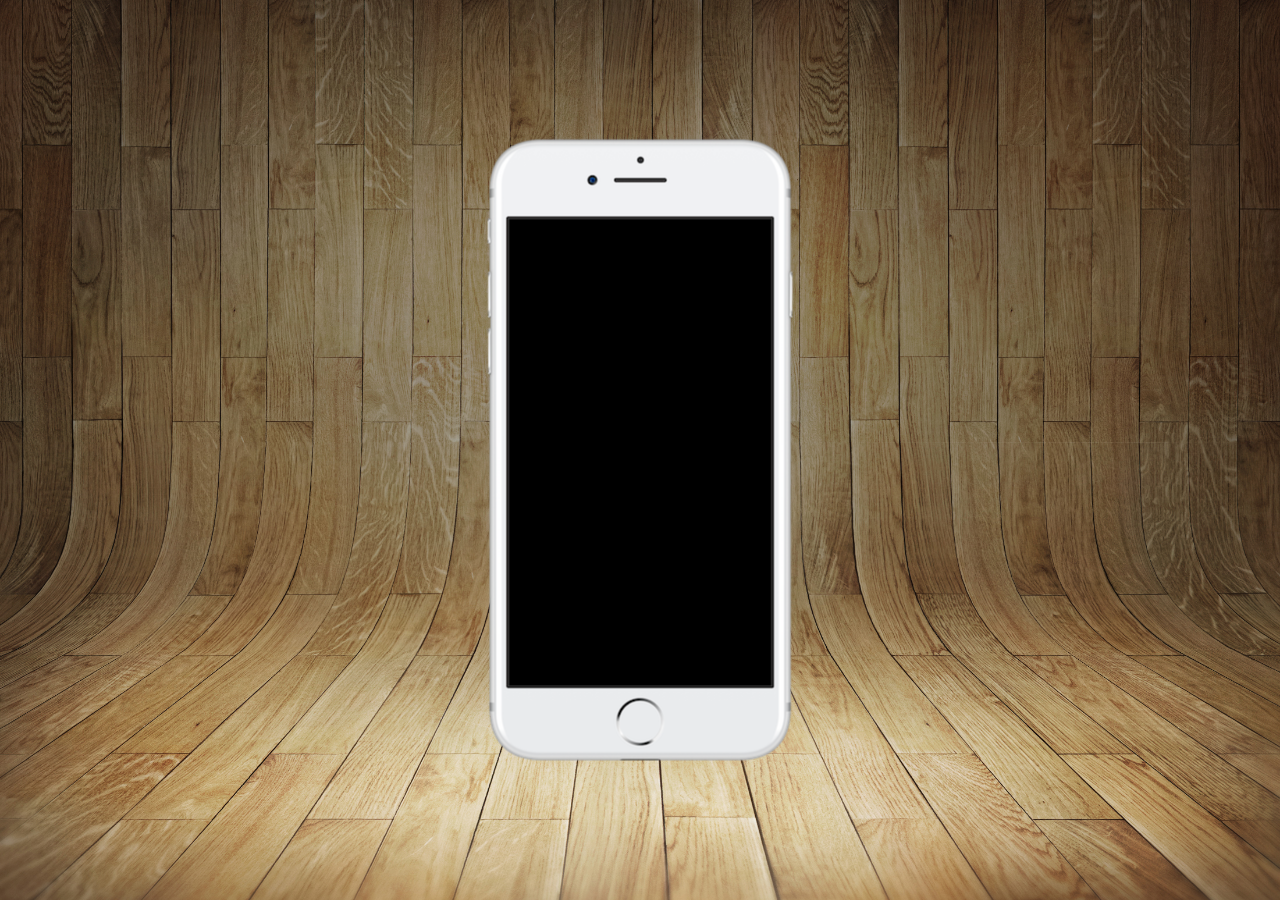
<file: index.html>
<!DOCTYPE html>
<html lang="pt-br">
<head>
    <meta charset="UTF-8">
    <meta http-equiv="X-UA-Compatible" content="IE=edge">
    <meta name="viewport" content="width=device-width, initial-scale=1.0">
    <title>Projeto Rede Social</title> 
    <link rel="stylesheet" href="Style/style.css">
    <link rel="shortcut icon" href="favi.ico" type="image/x-icon">

</head>
<body>
    <main>
        <section id="telefone">

        </section>
        <section id="redes-sociais">

        </section>
    </main>
    
</body>
</html>
</file>
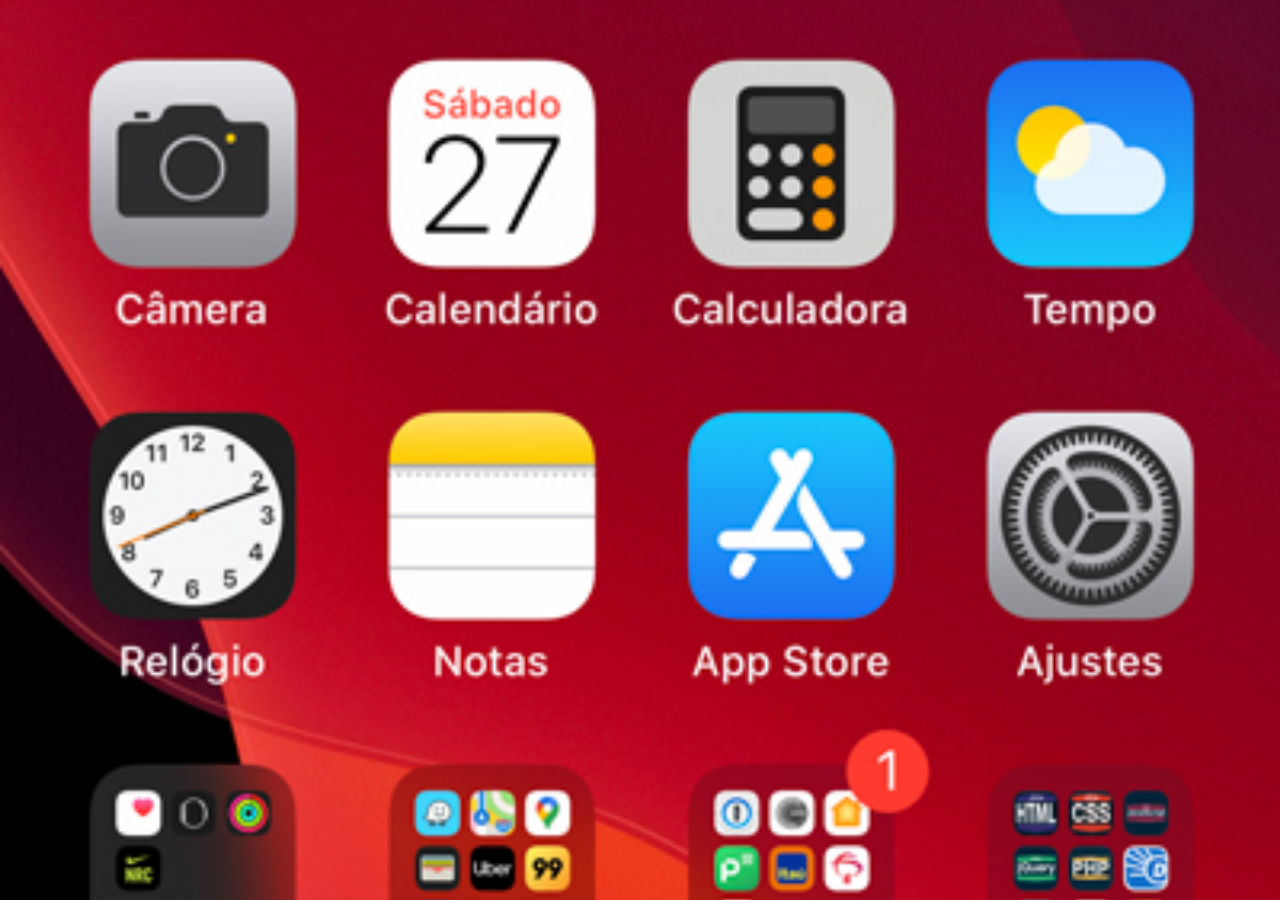
<file: home.html>
<!DOCTYPE html>
<html lang="pt-br">
<head>
    <meta charset="UTF-8">
    <meta http-equiv="X-UA-Compatible" content="IE=edge">
    <meta name="viewport" content="width=device-width, initial-scale=1.0">
    <title>Home</title>
    <style>
        *{
            margin: 0px;
            padding: 0px;
        }
        body{
            height: 100vh;
            width: 100vw;
            background: black url(imagens/tela-home.jpg) no-repeat top center;
            background-size: cover;
        }
    </style>
</head>
<body>
    
</body>
</html>
</file>
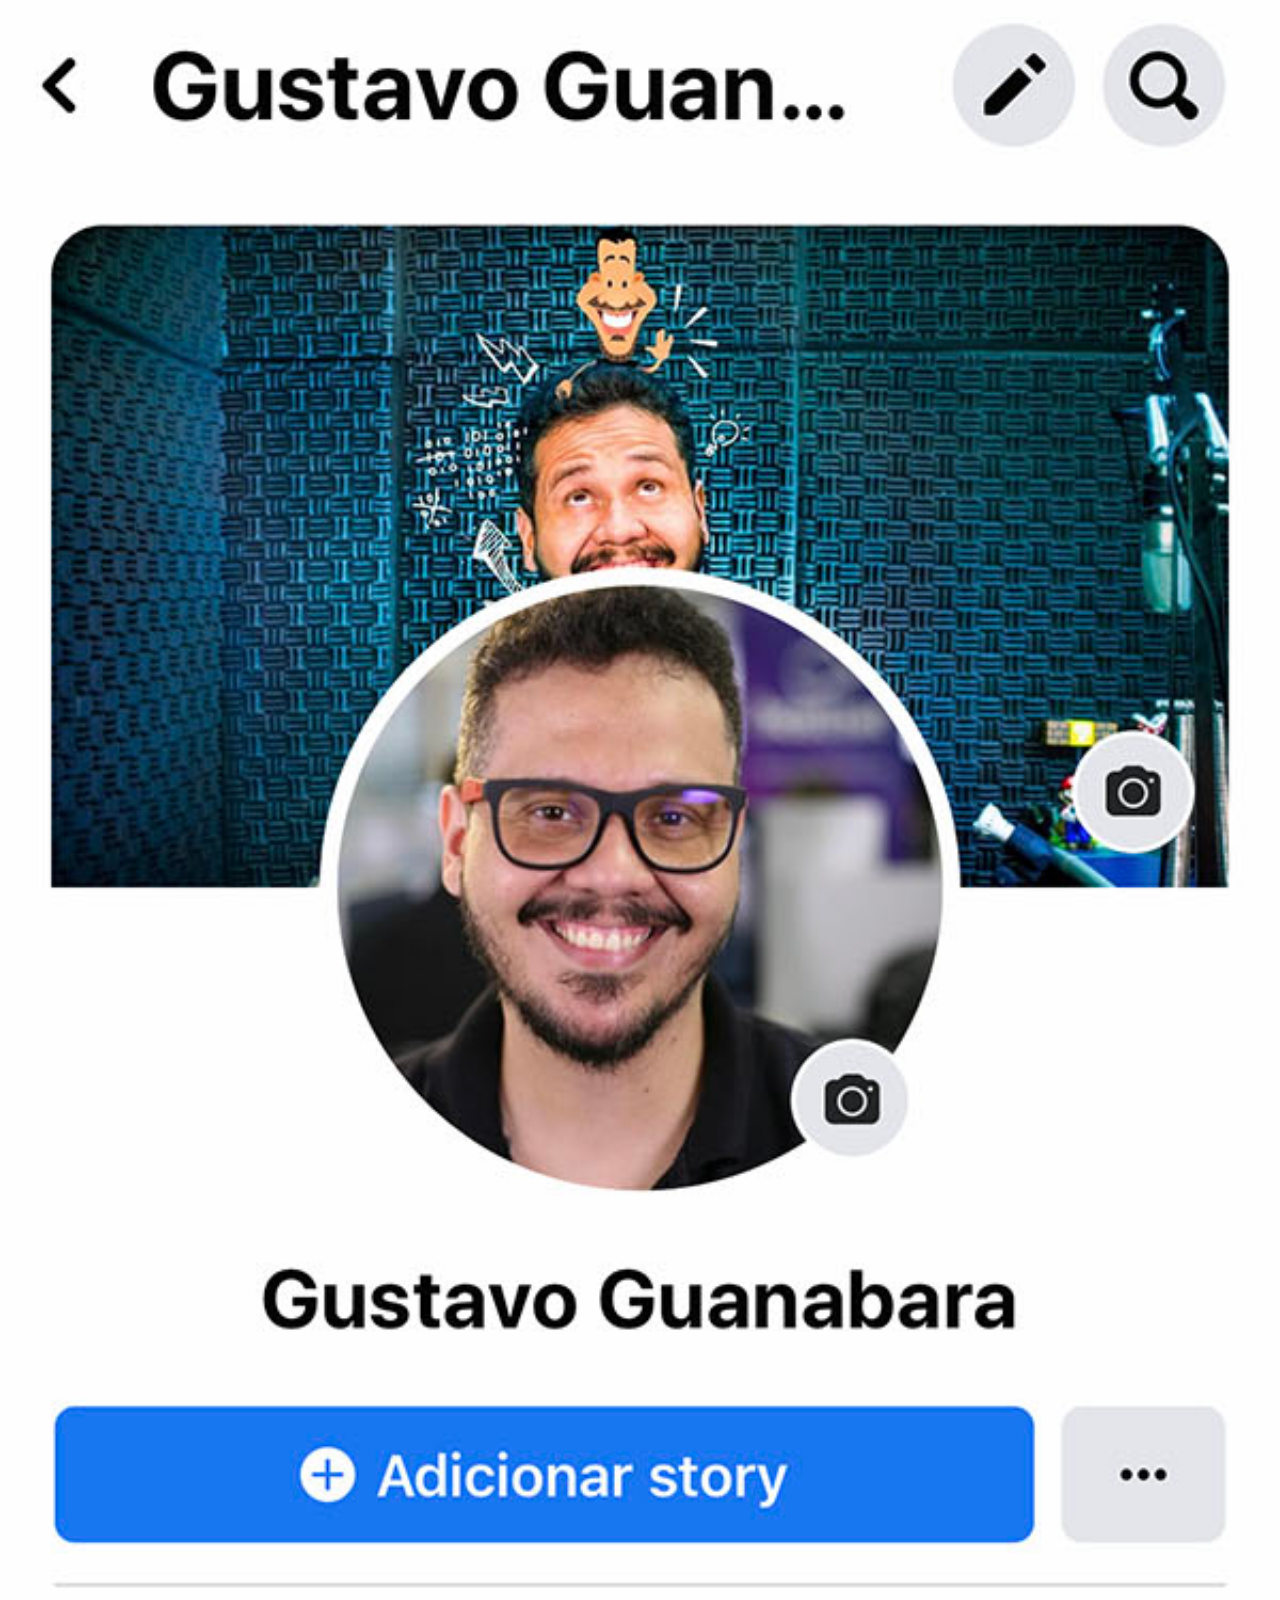
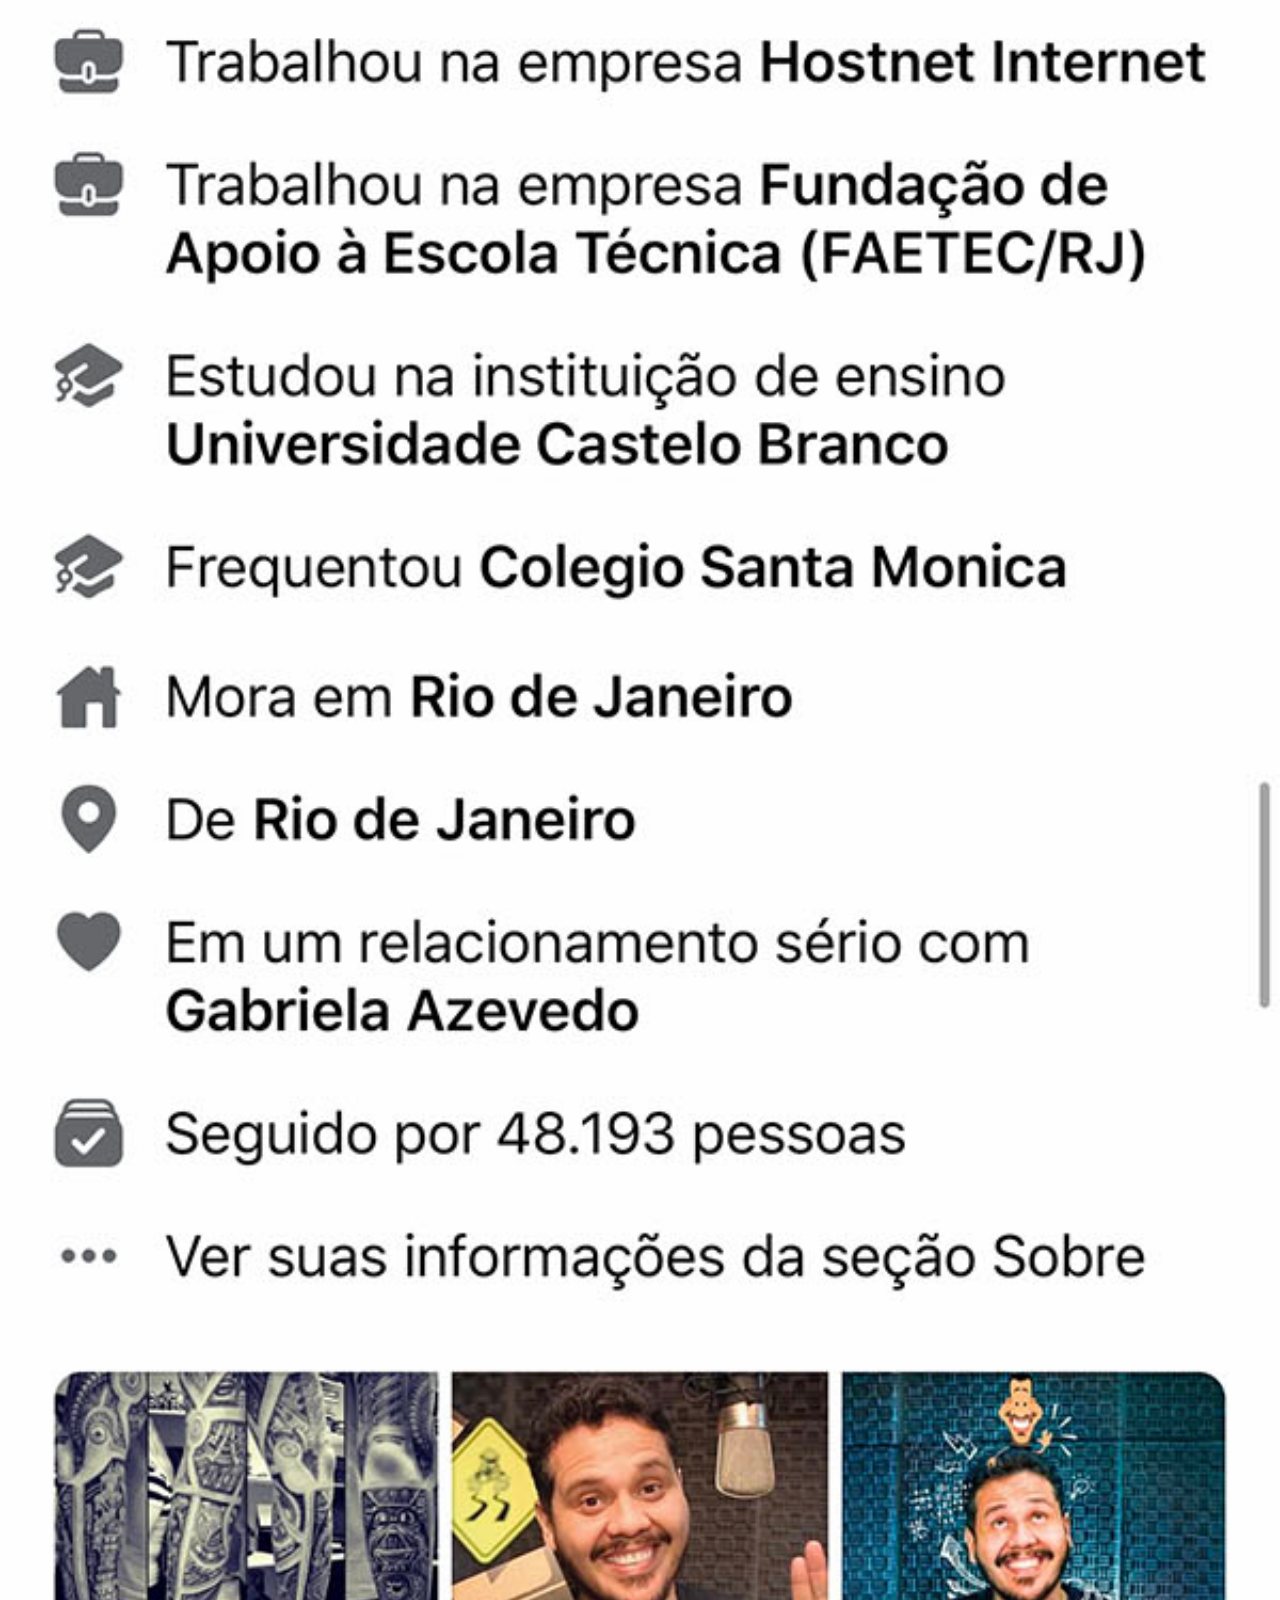
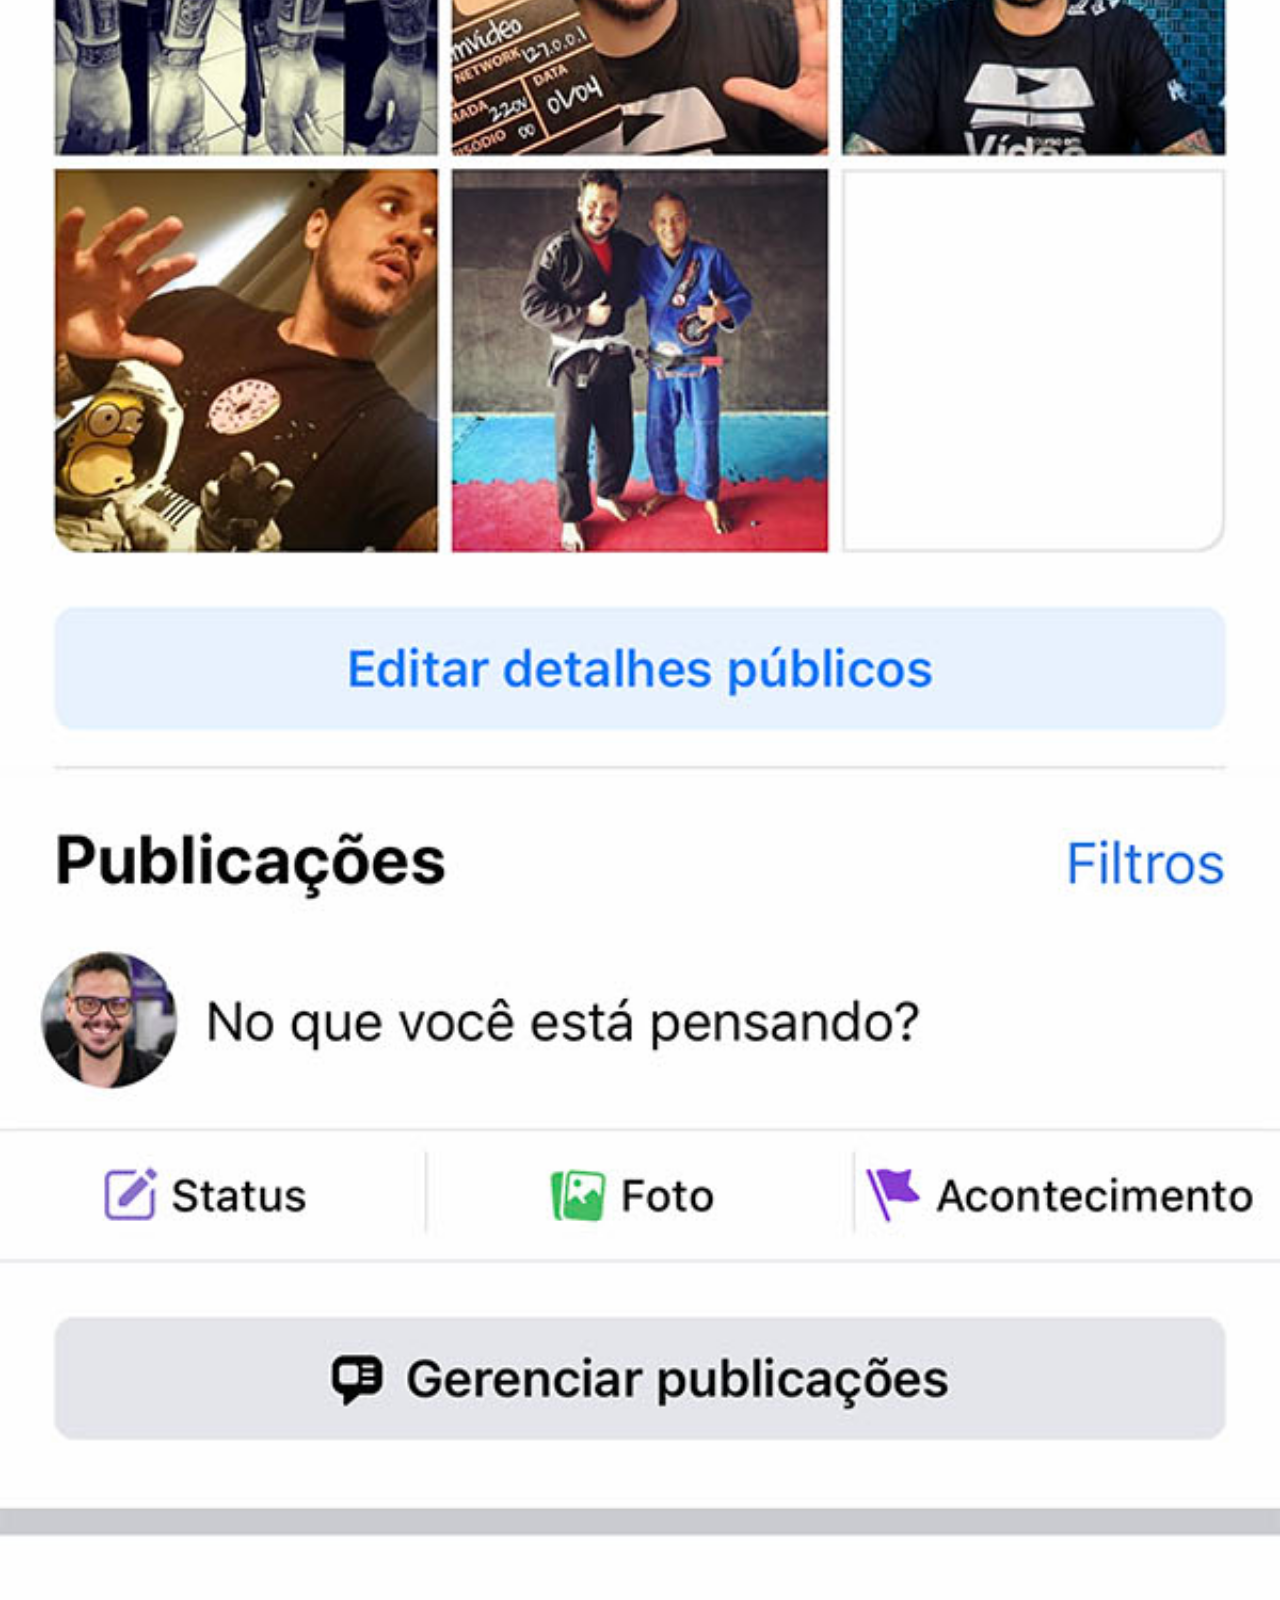
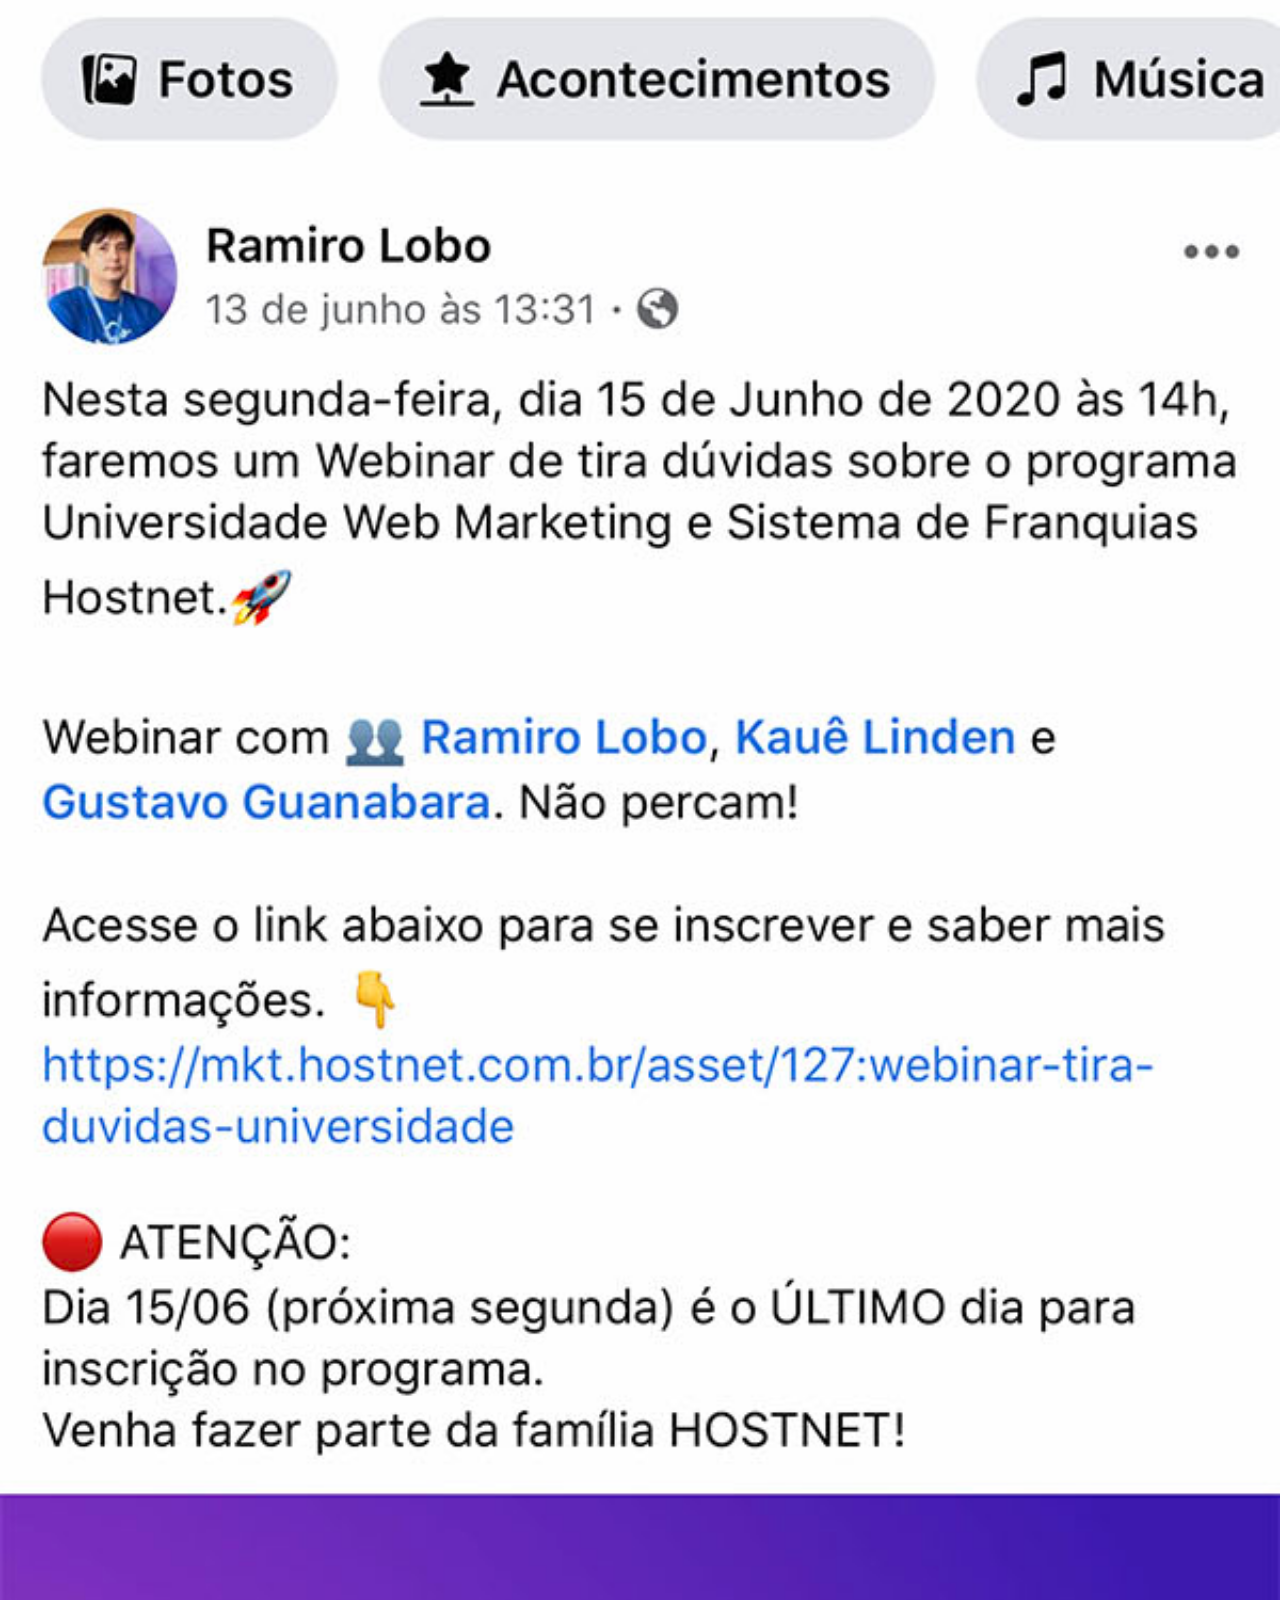
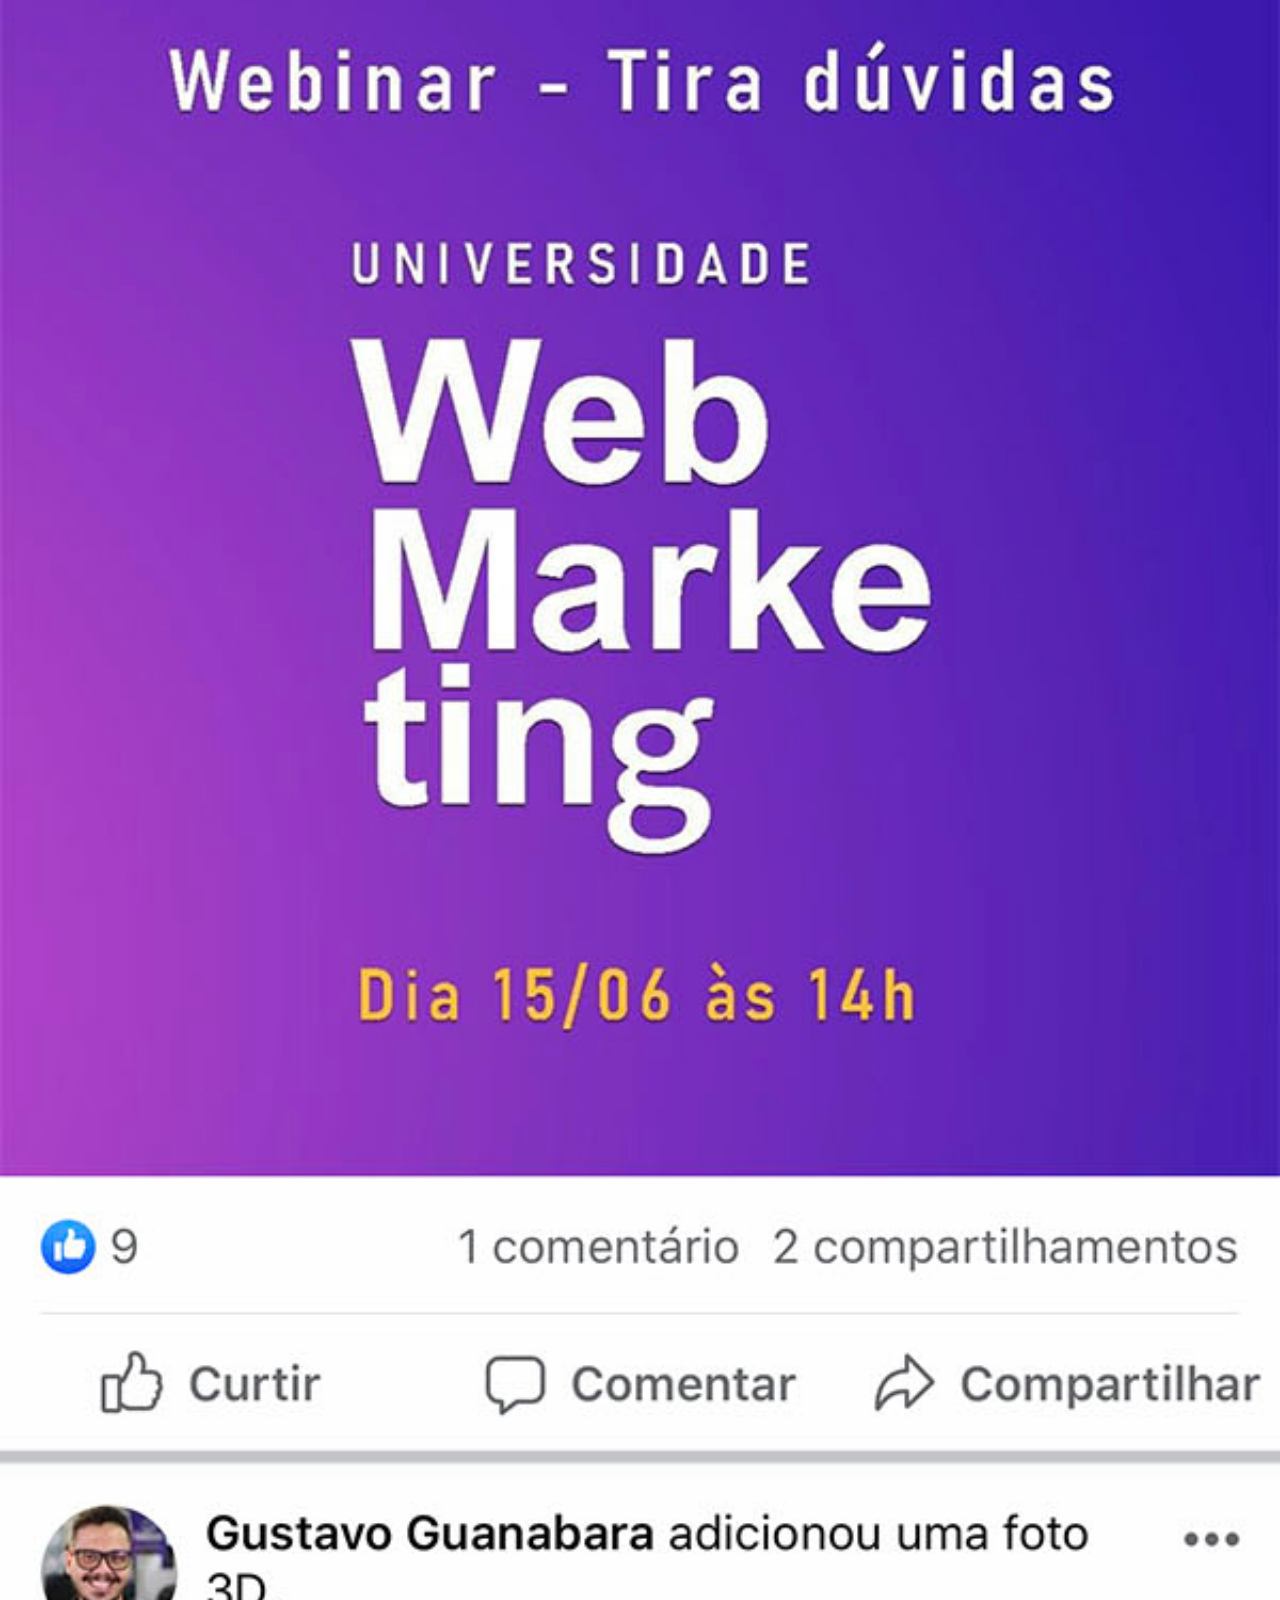
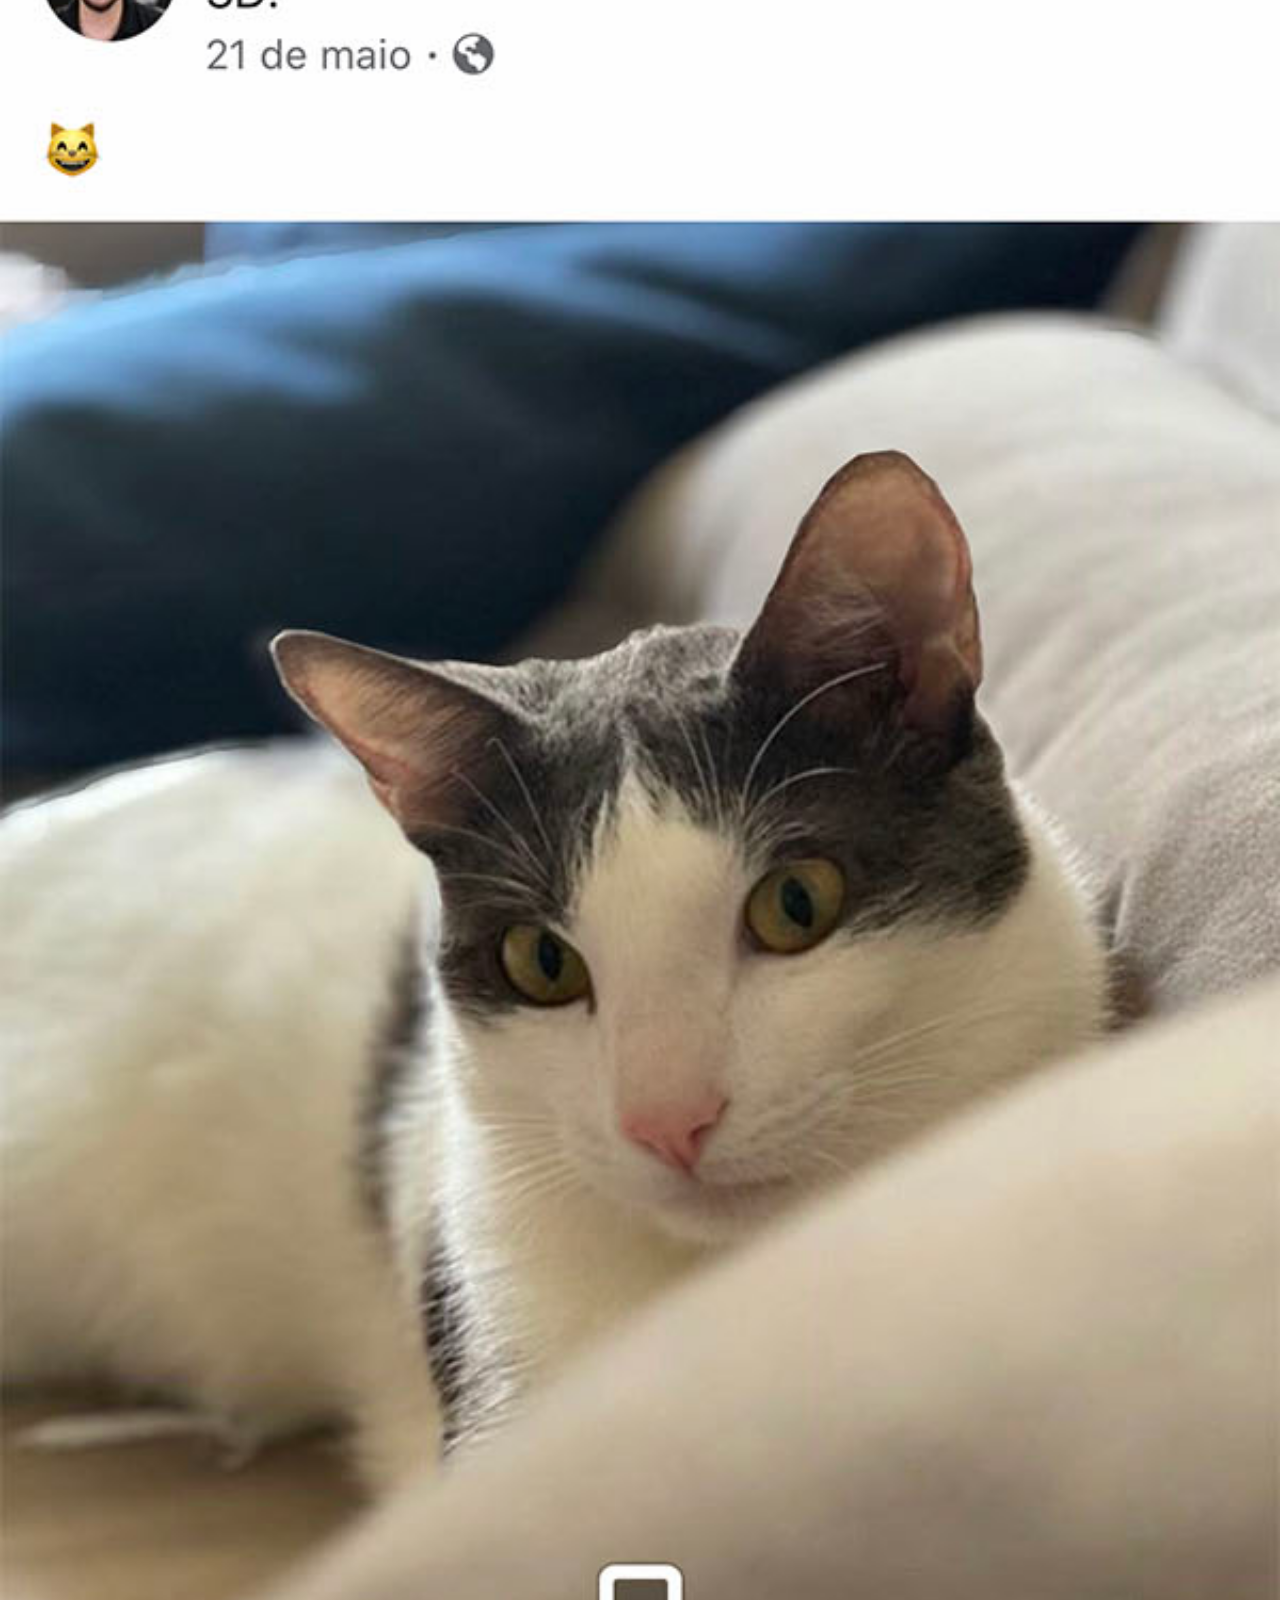
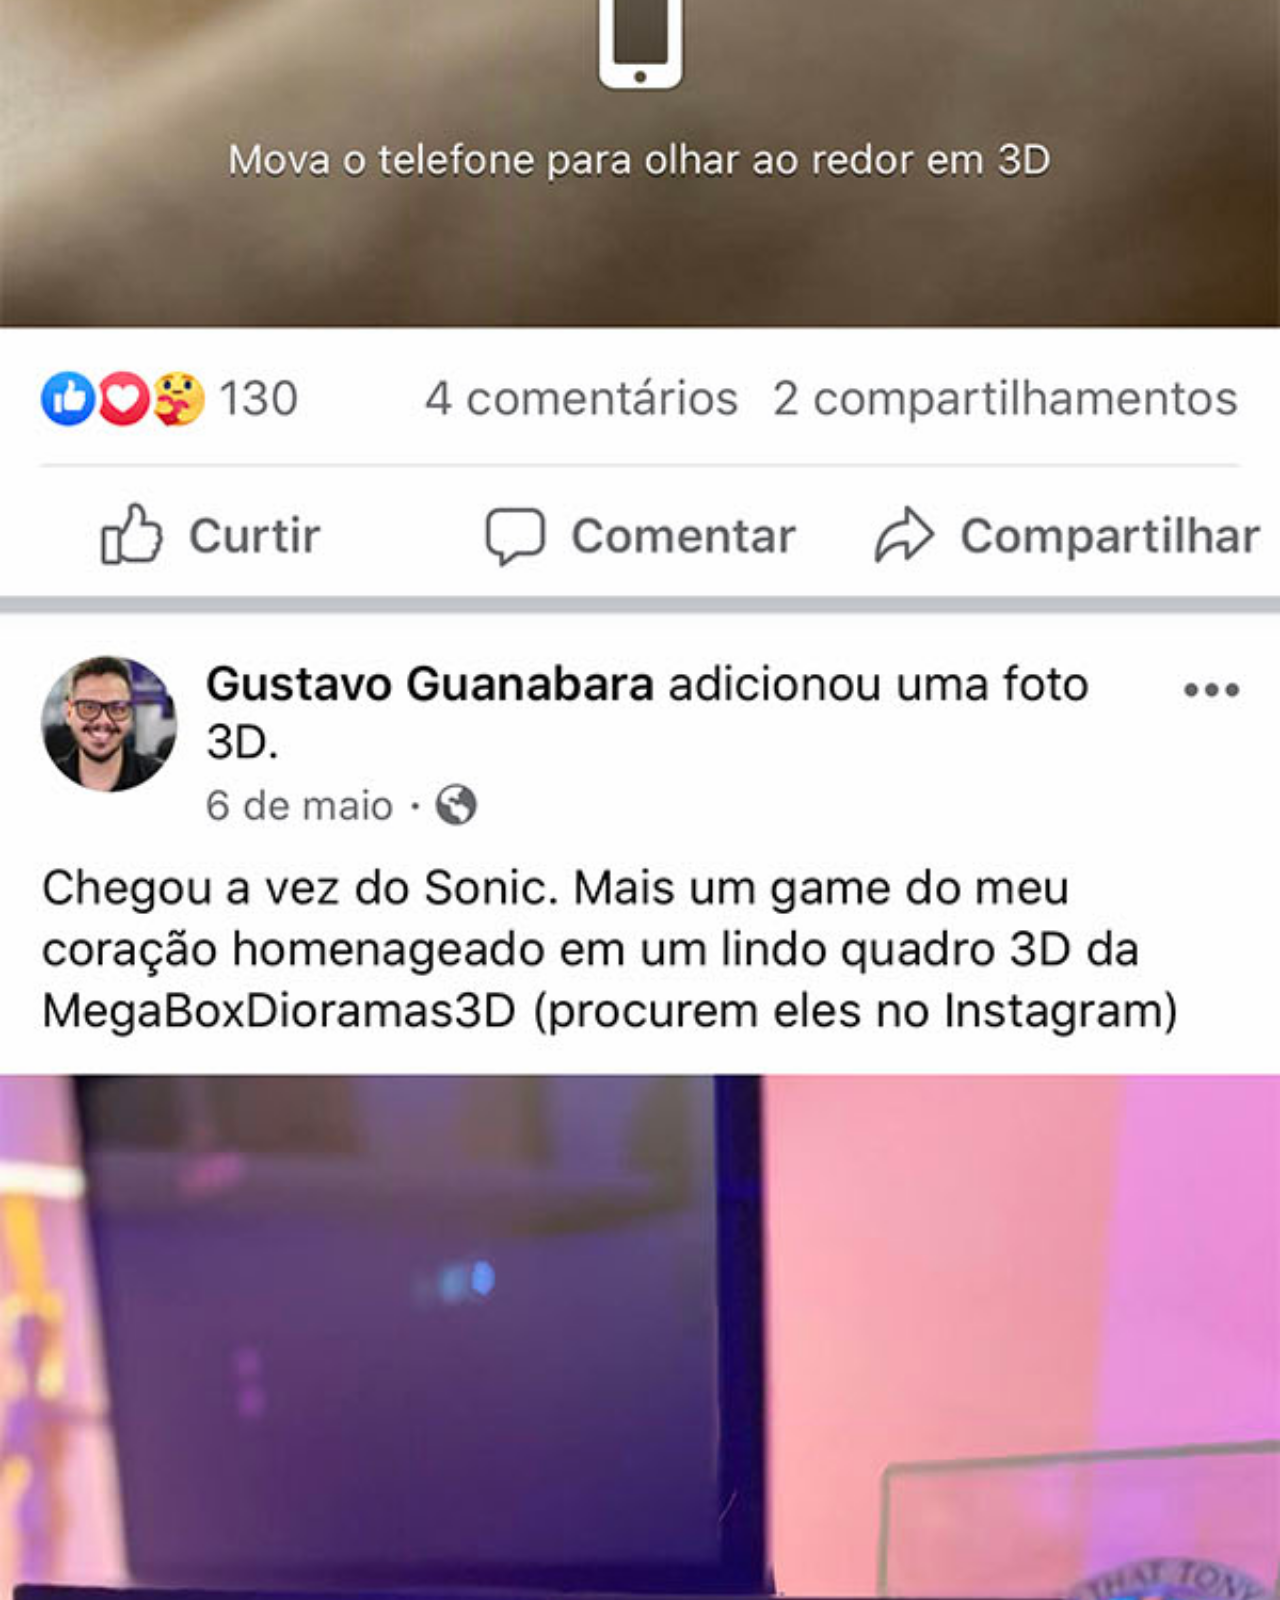
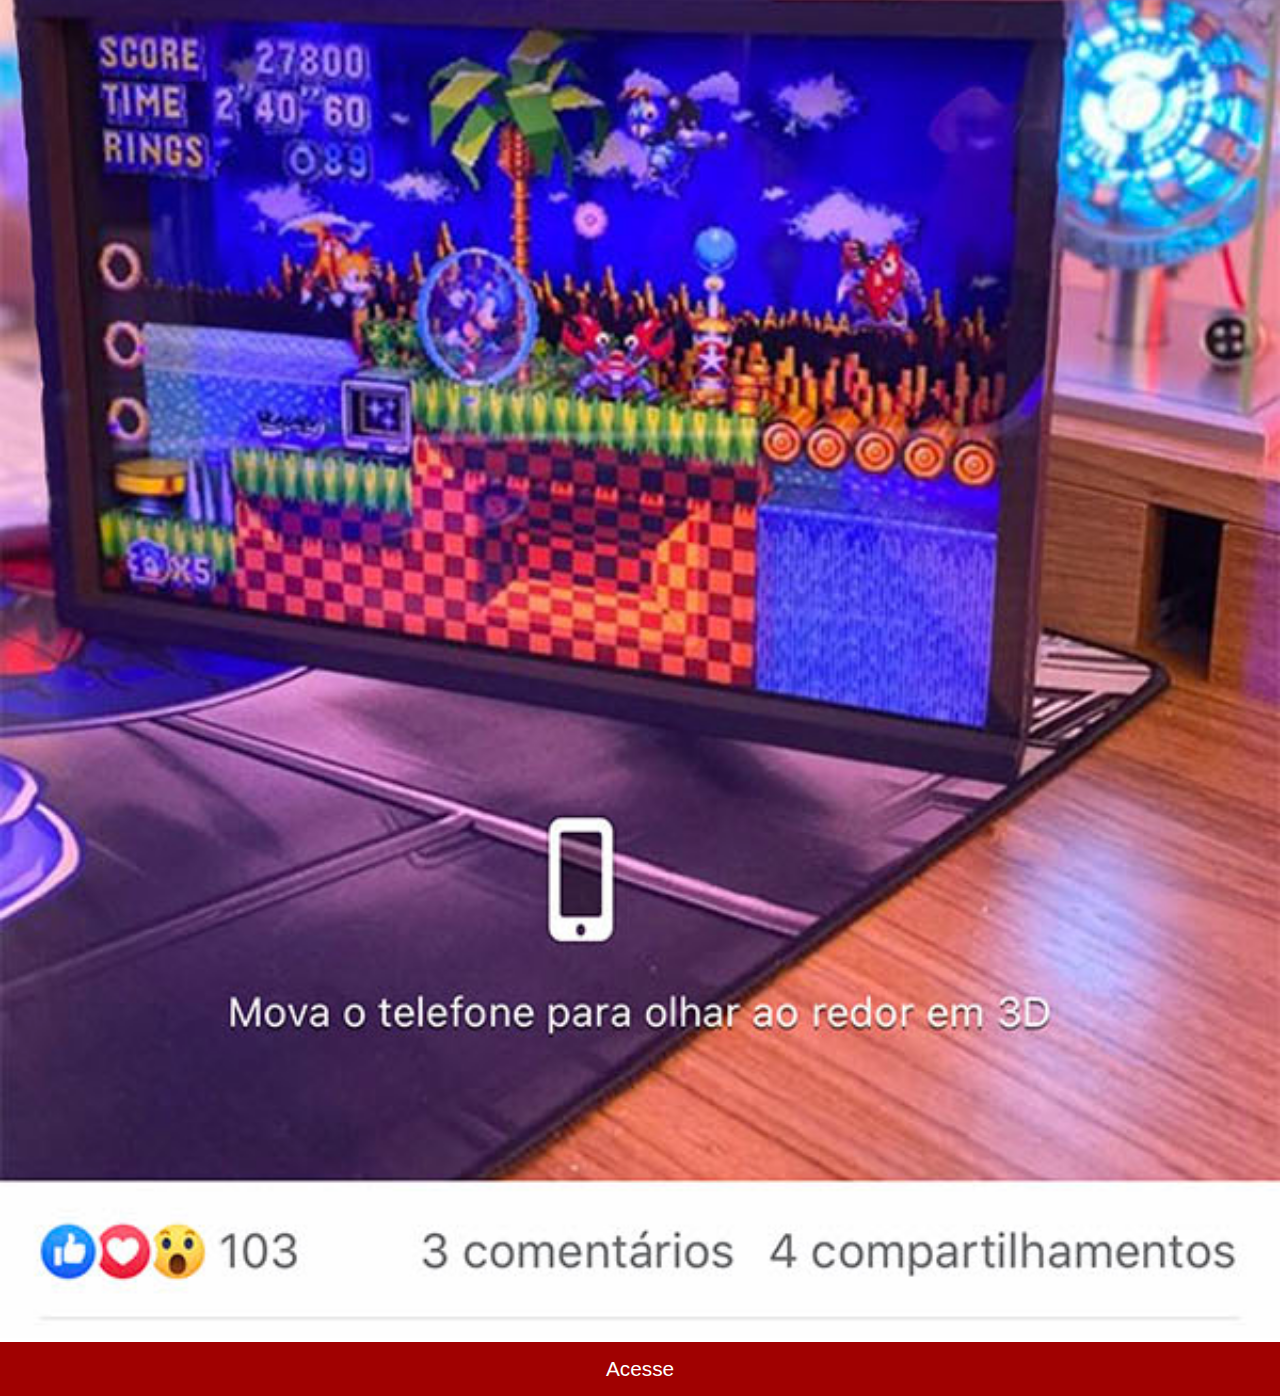
<file: Conteudos dos botoes /facebook.html>
<!DOCTYPE html>
<html lang="pt-br">
<head>
    <meta charset="UTF-8">
    <meta http-equiv="X-UA-Compatible" content="IE=edge">
    <meta name="viewport" content="width=device-width, initial-scale=1.0">
    <title>Facebook</title><link rel="stylesheet" href="styleDaTela.css">
</head>
<body>
    <img src="../imagens/tela-facebook.jpg" alt="Tela-Face">
    <a href="https://www.facebook.com/gustavoguanabara/" target="_blank">Acesse</a>
</body>
</html>
</file>
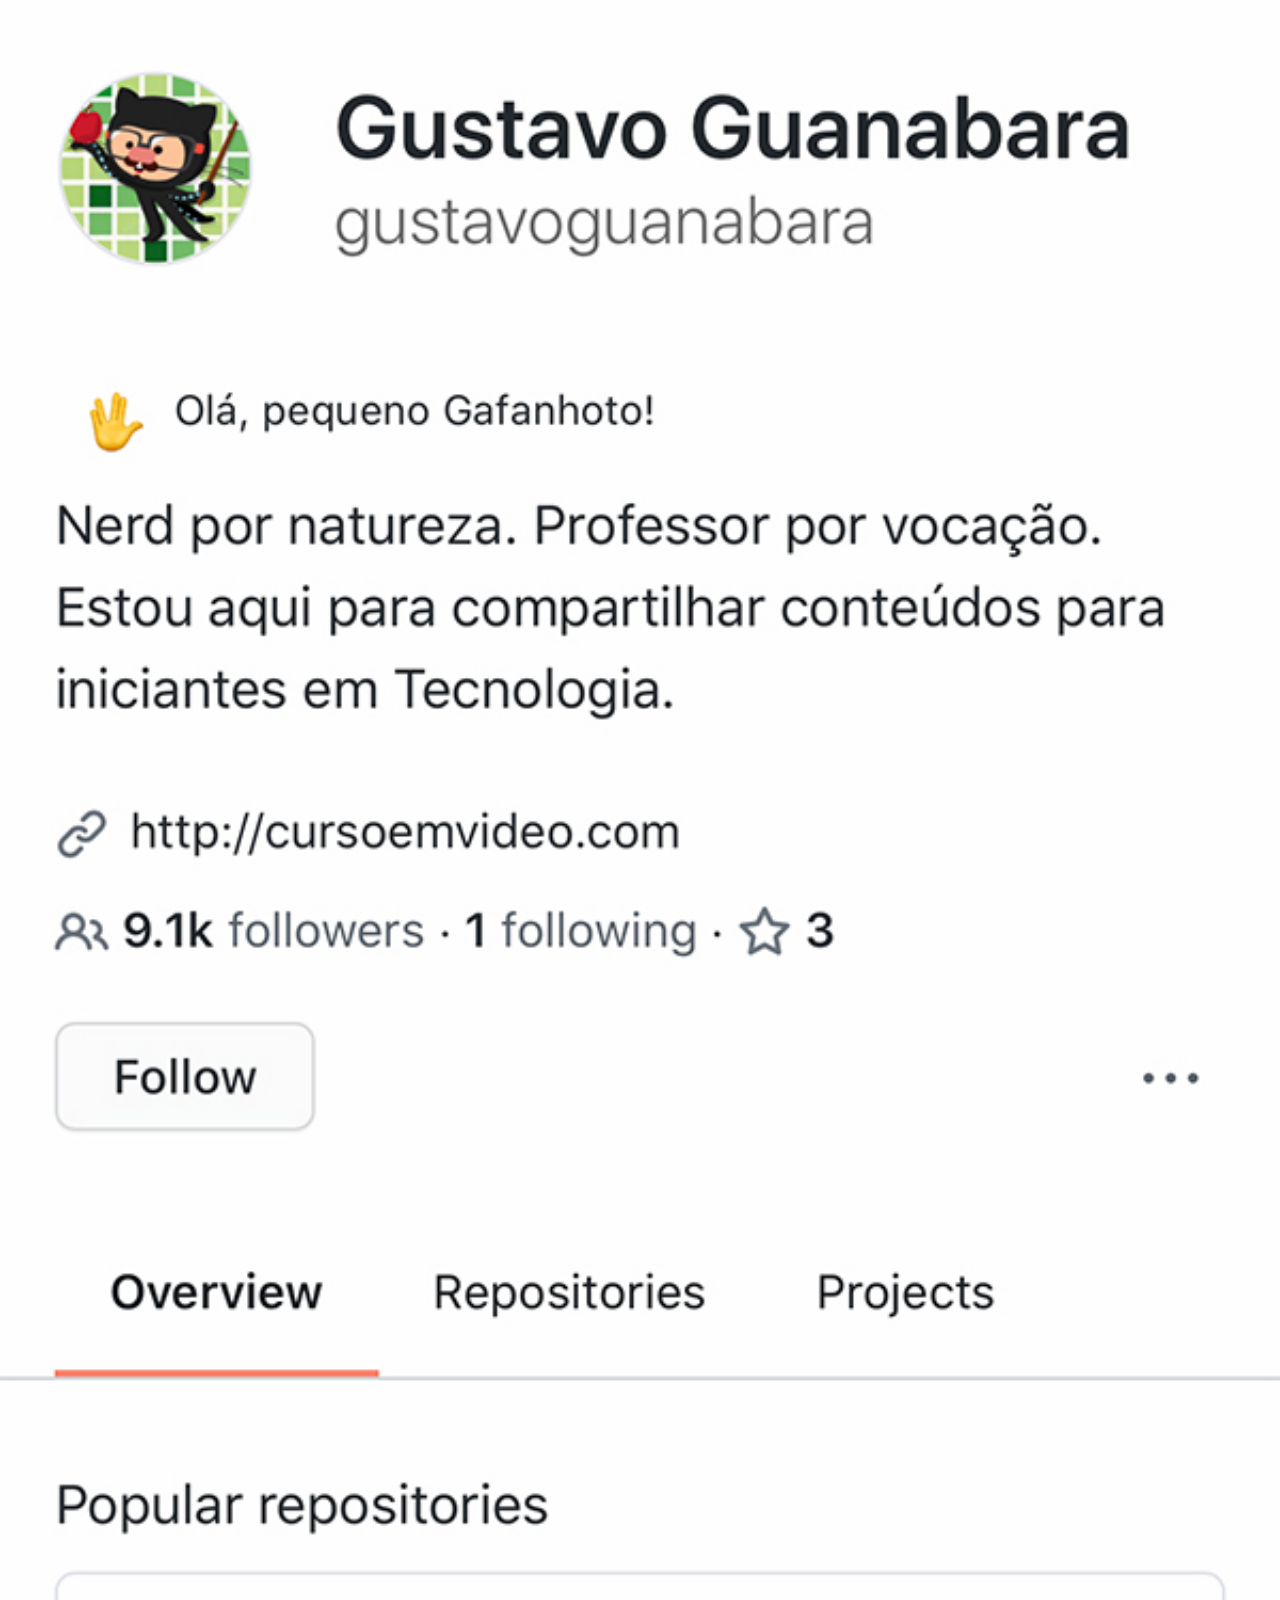
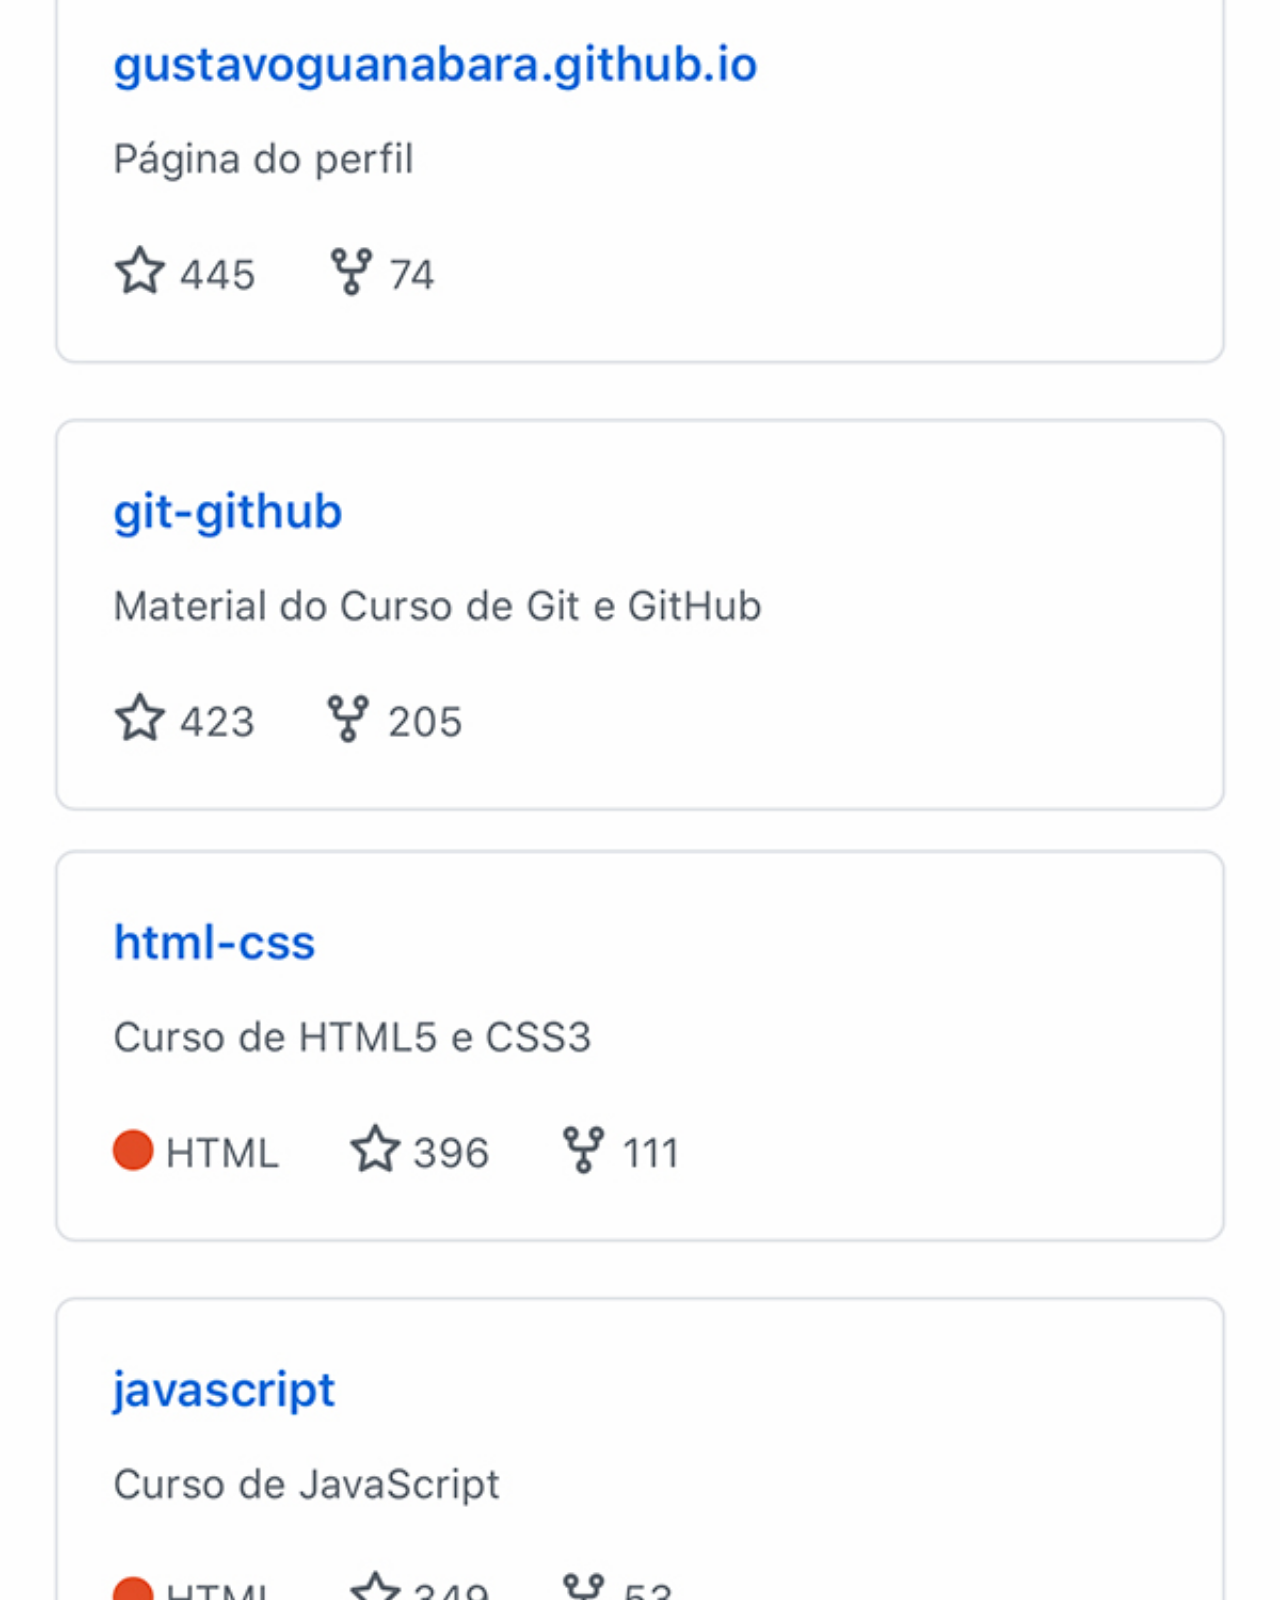
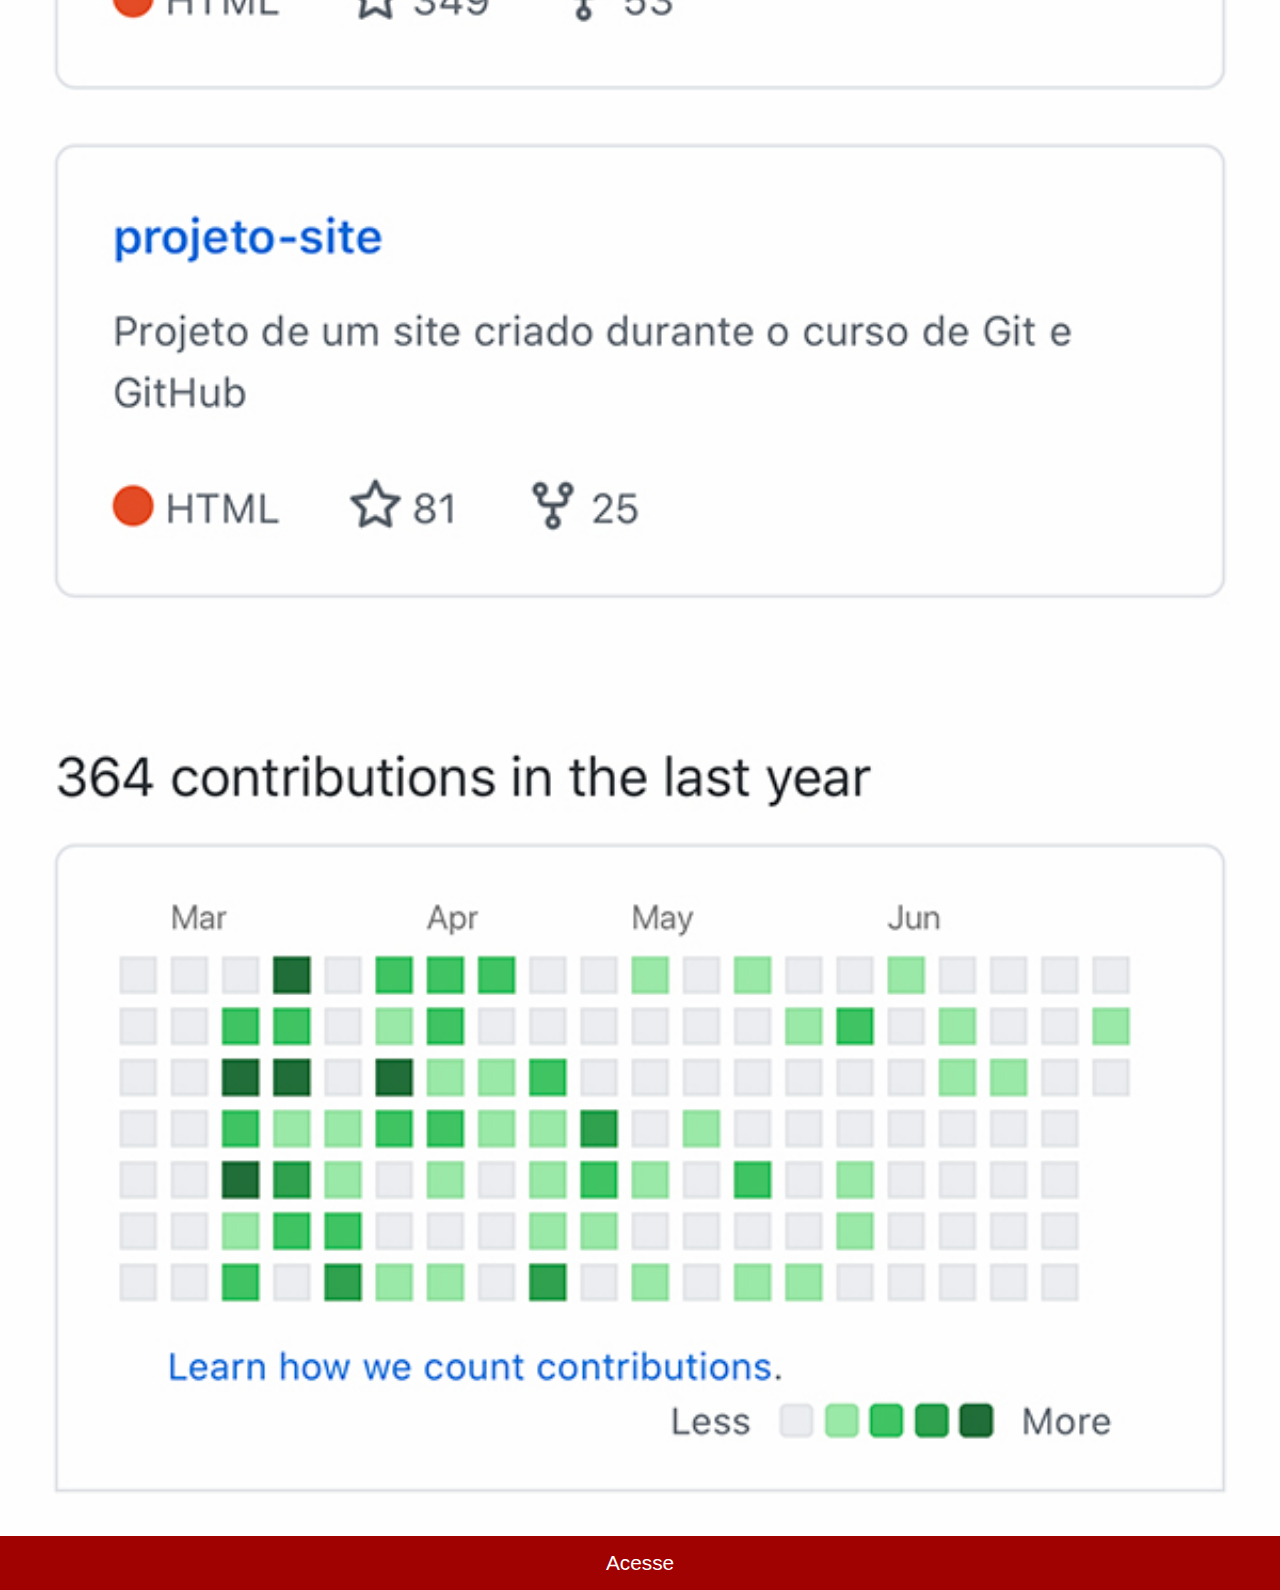
<file: Conteudos dos botoes /github.html>
<!DOCTYPE html>
<html lang="pt-br">
<head>
    <meta charset="UTF-8">
    <meta http-equiv="X-UA-Compatible" content="IE=edge">
    <meta name="viewport" content="width=device-width, initial-scale=1.0">
    <title>GitHub</title><link rel="stylesheet" href="styleDaTela.css">
</head>
<body>
    <img src="../imagens/tela-github.jpg" alt="Tela GitHub">
    <a href="https://github.com/gustavoguanabara" target="_blank">Acesse</a>
</body>
</html>
</file>
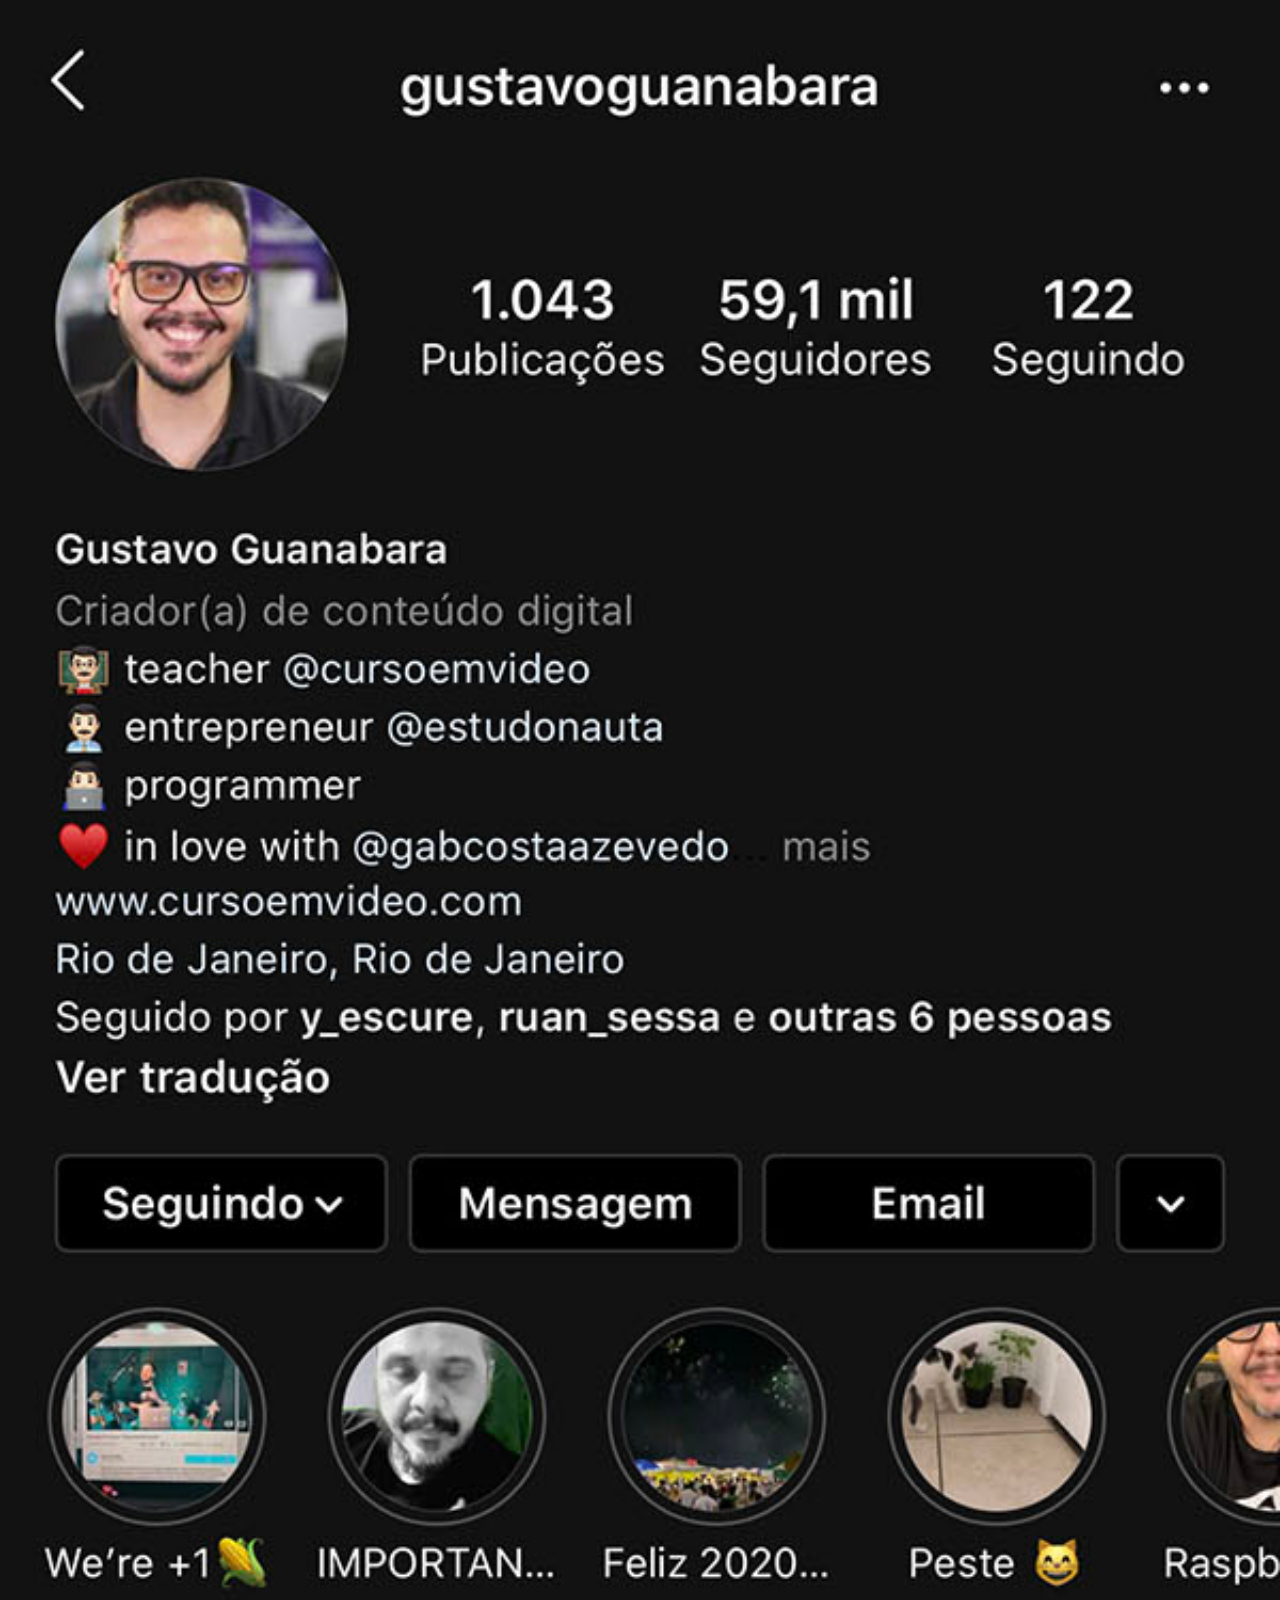
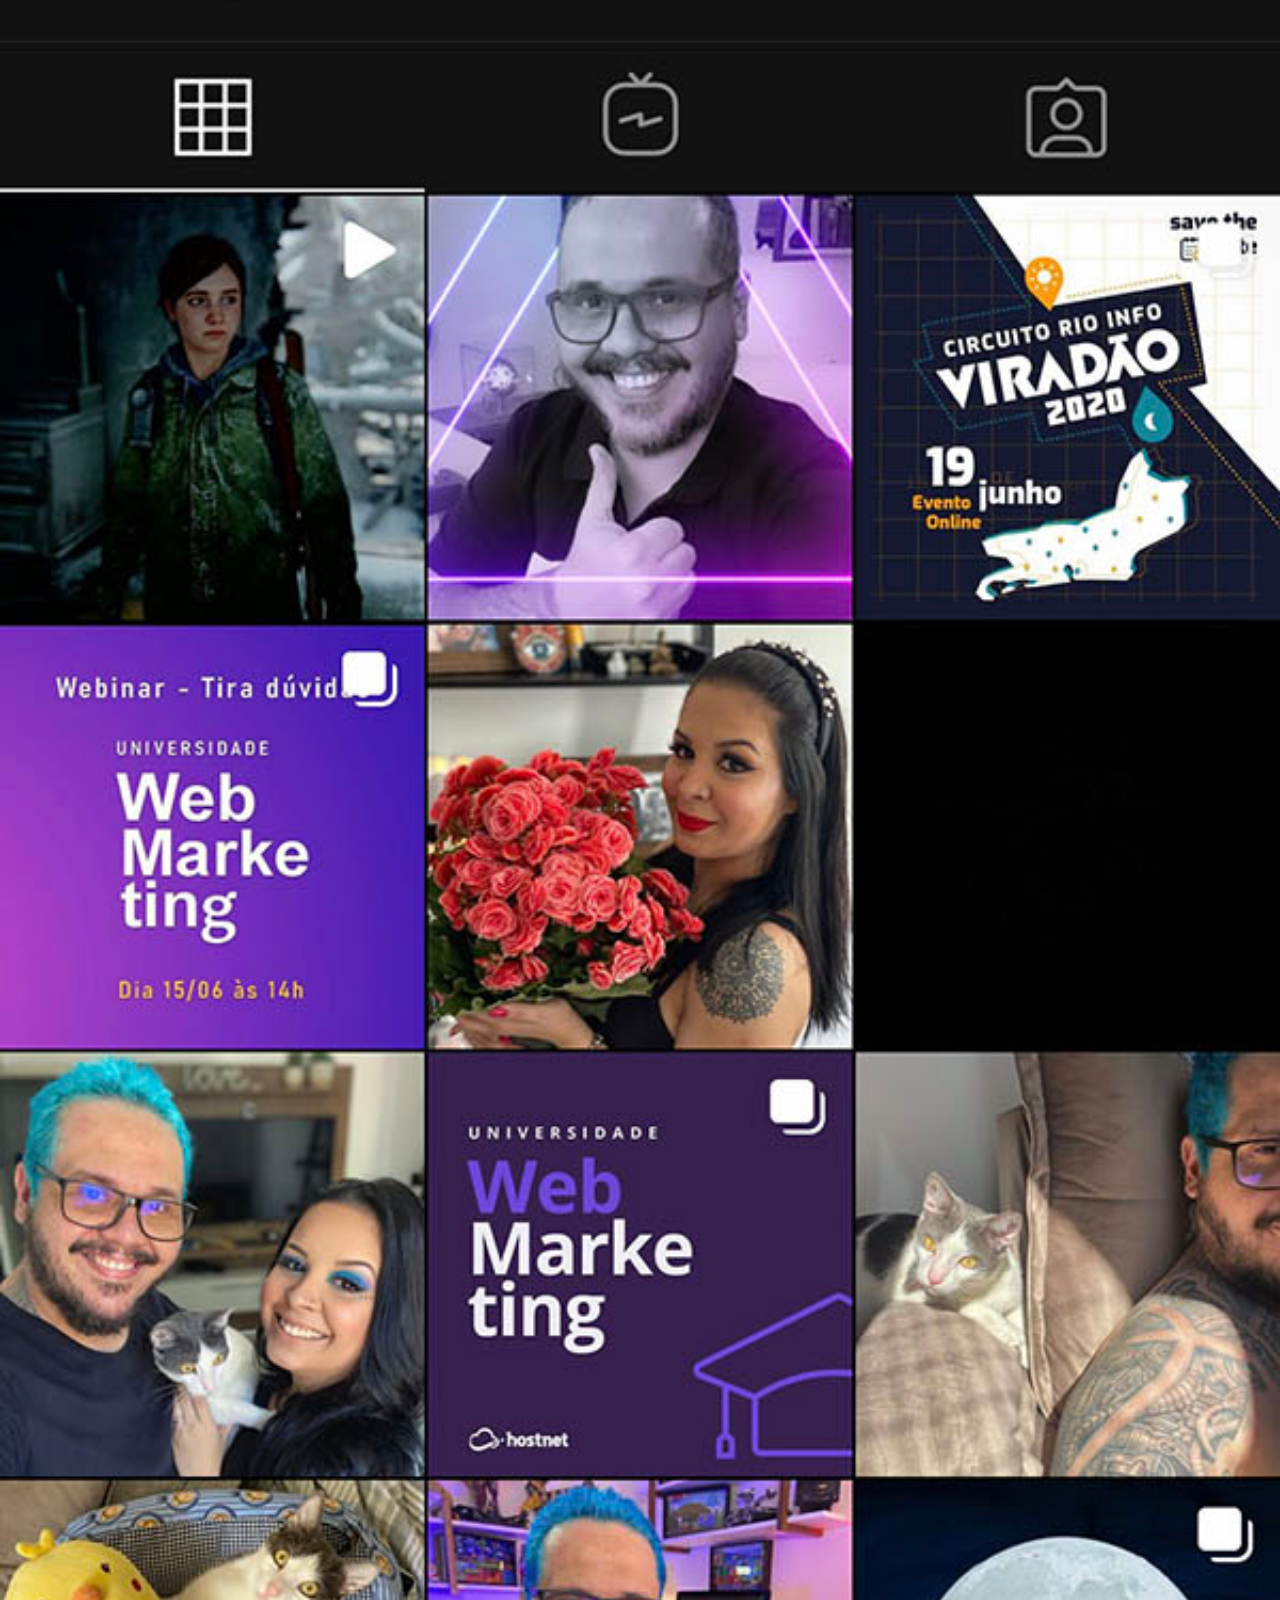
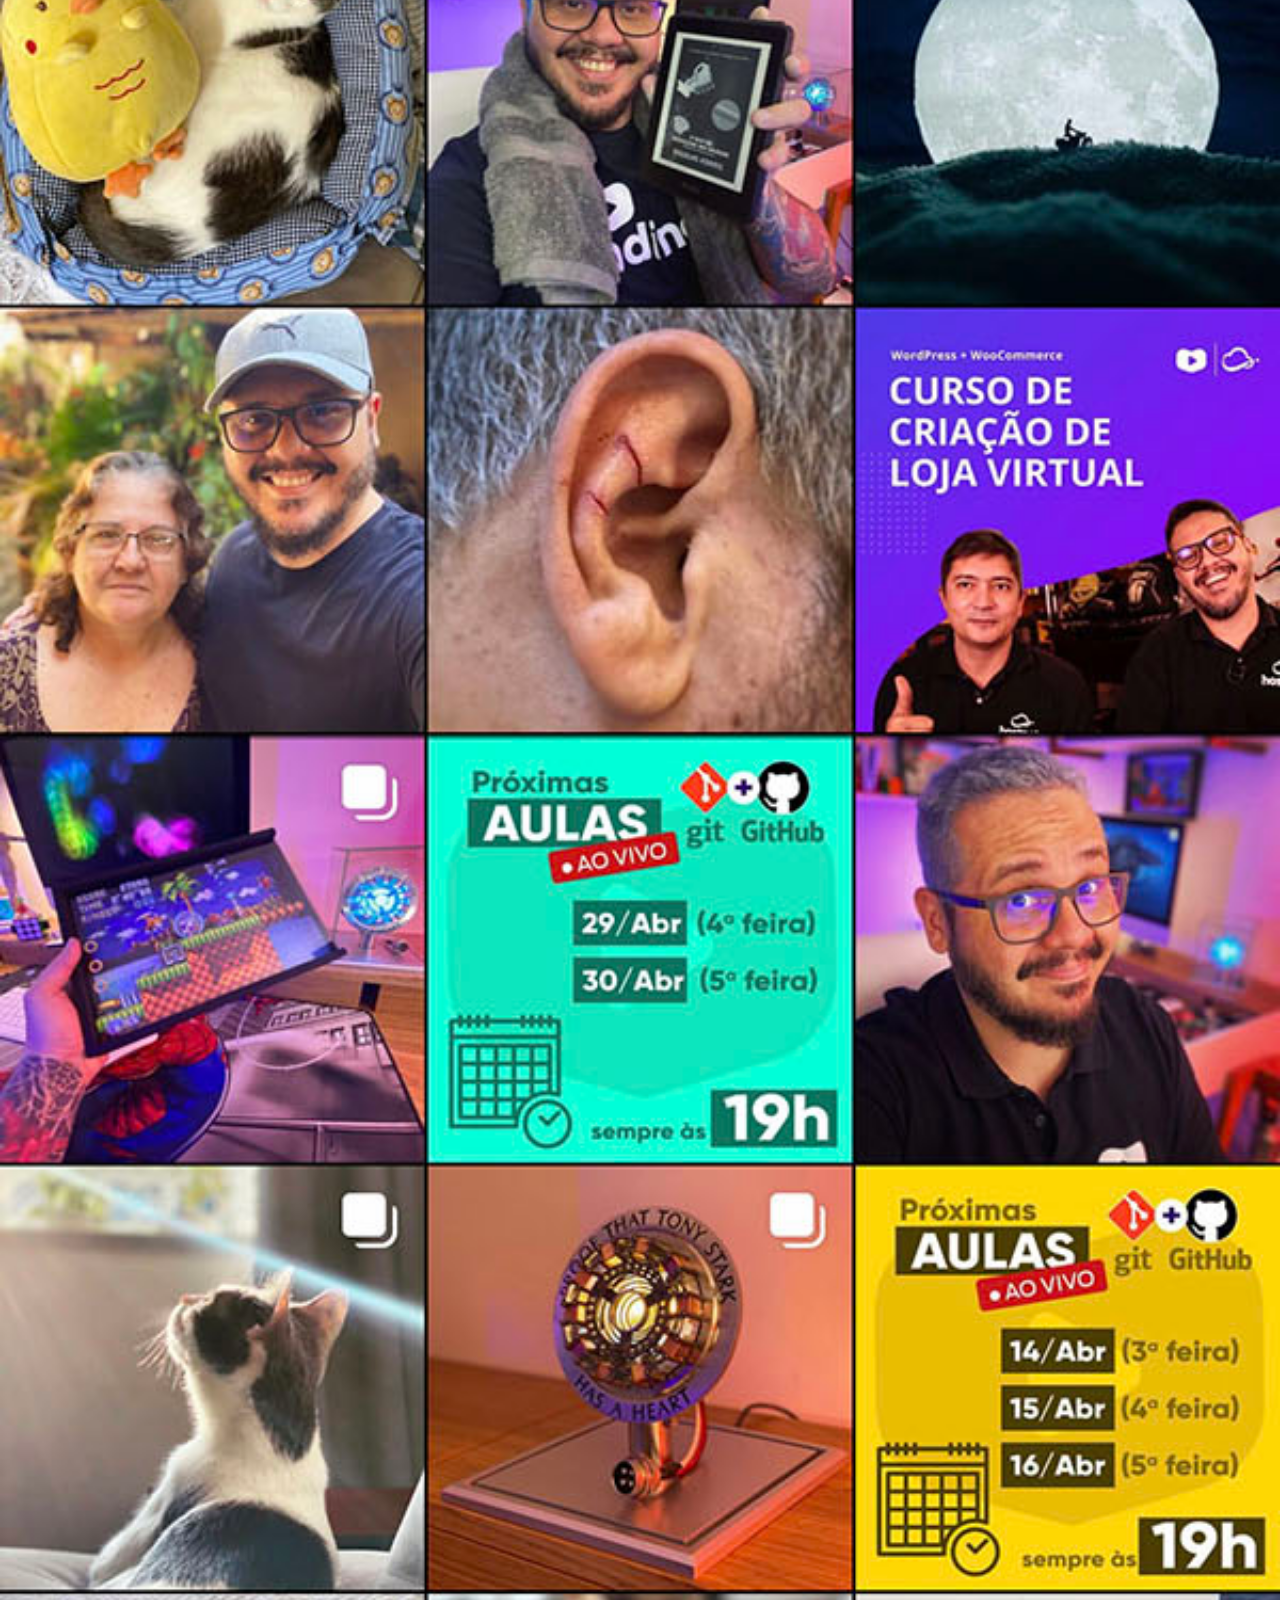
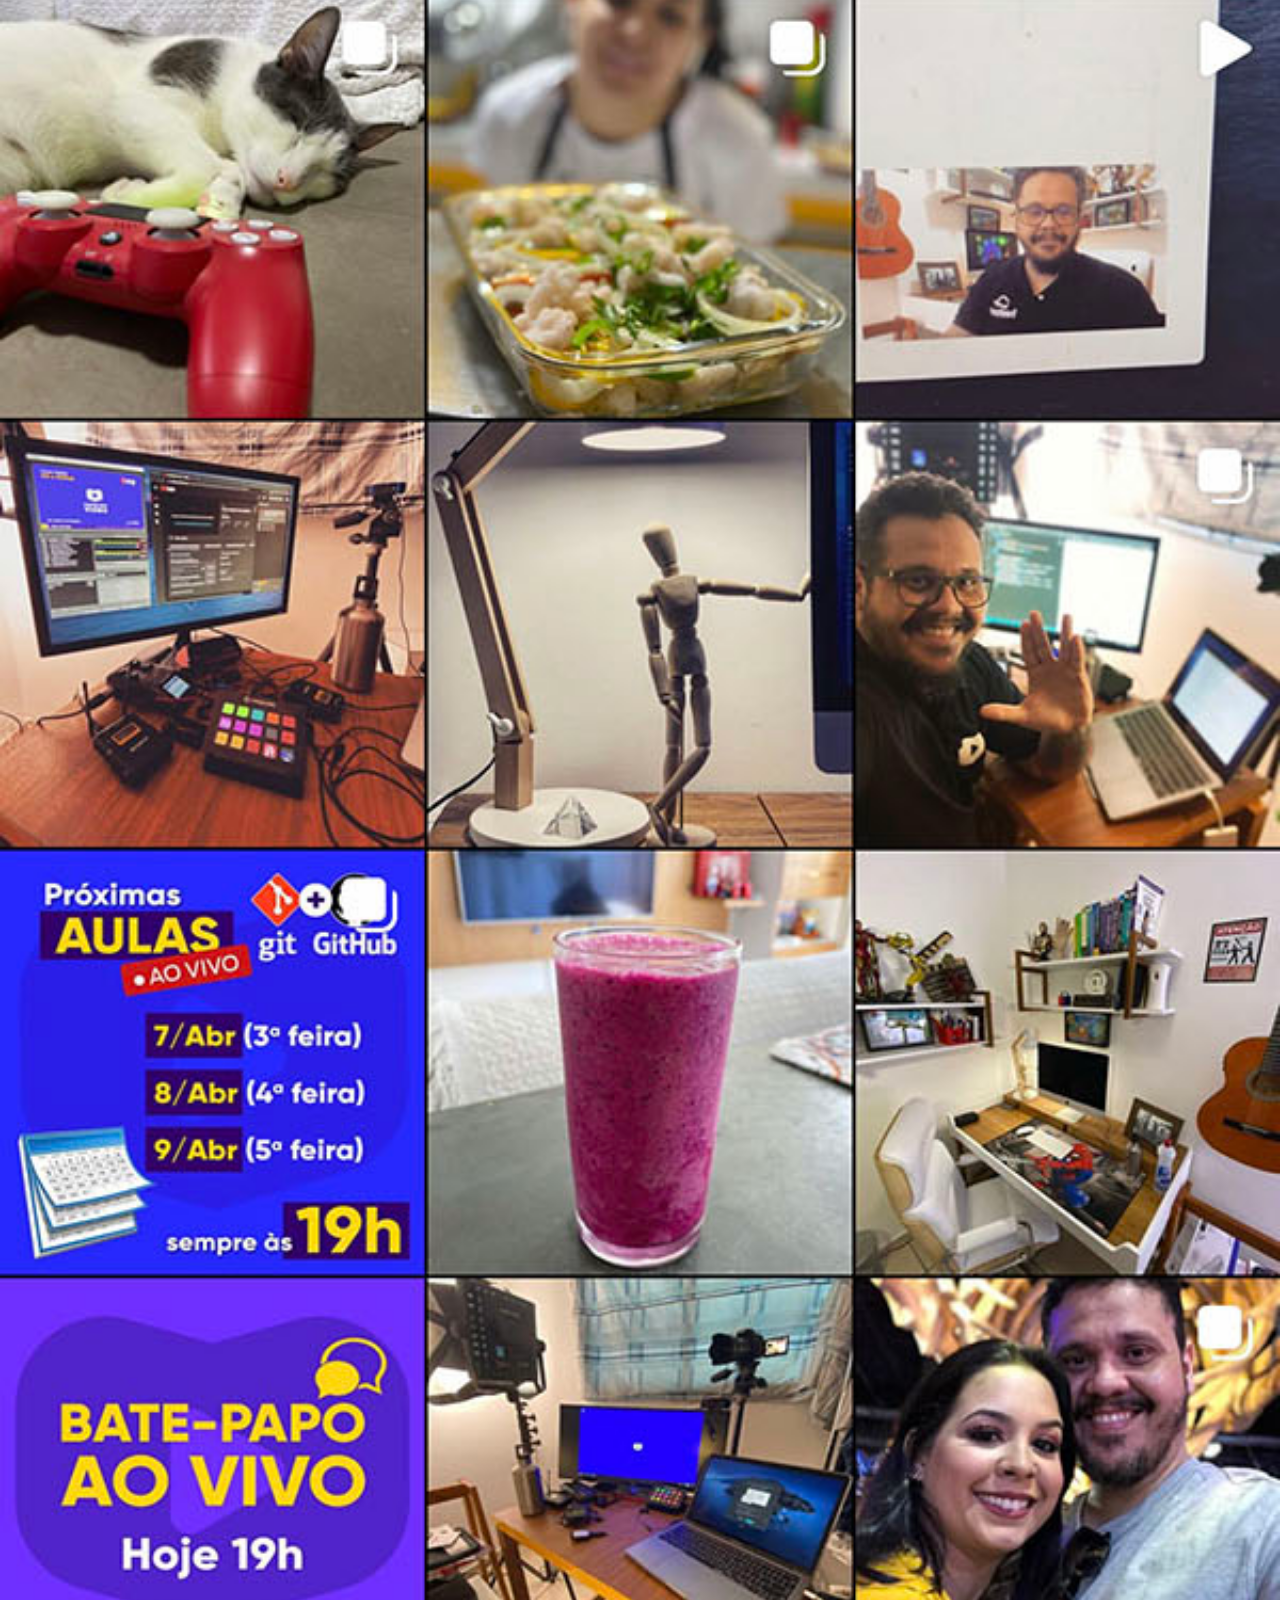
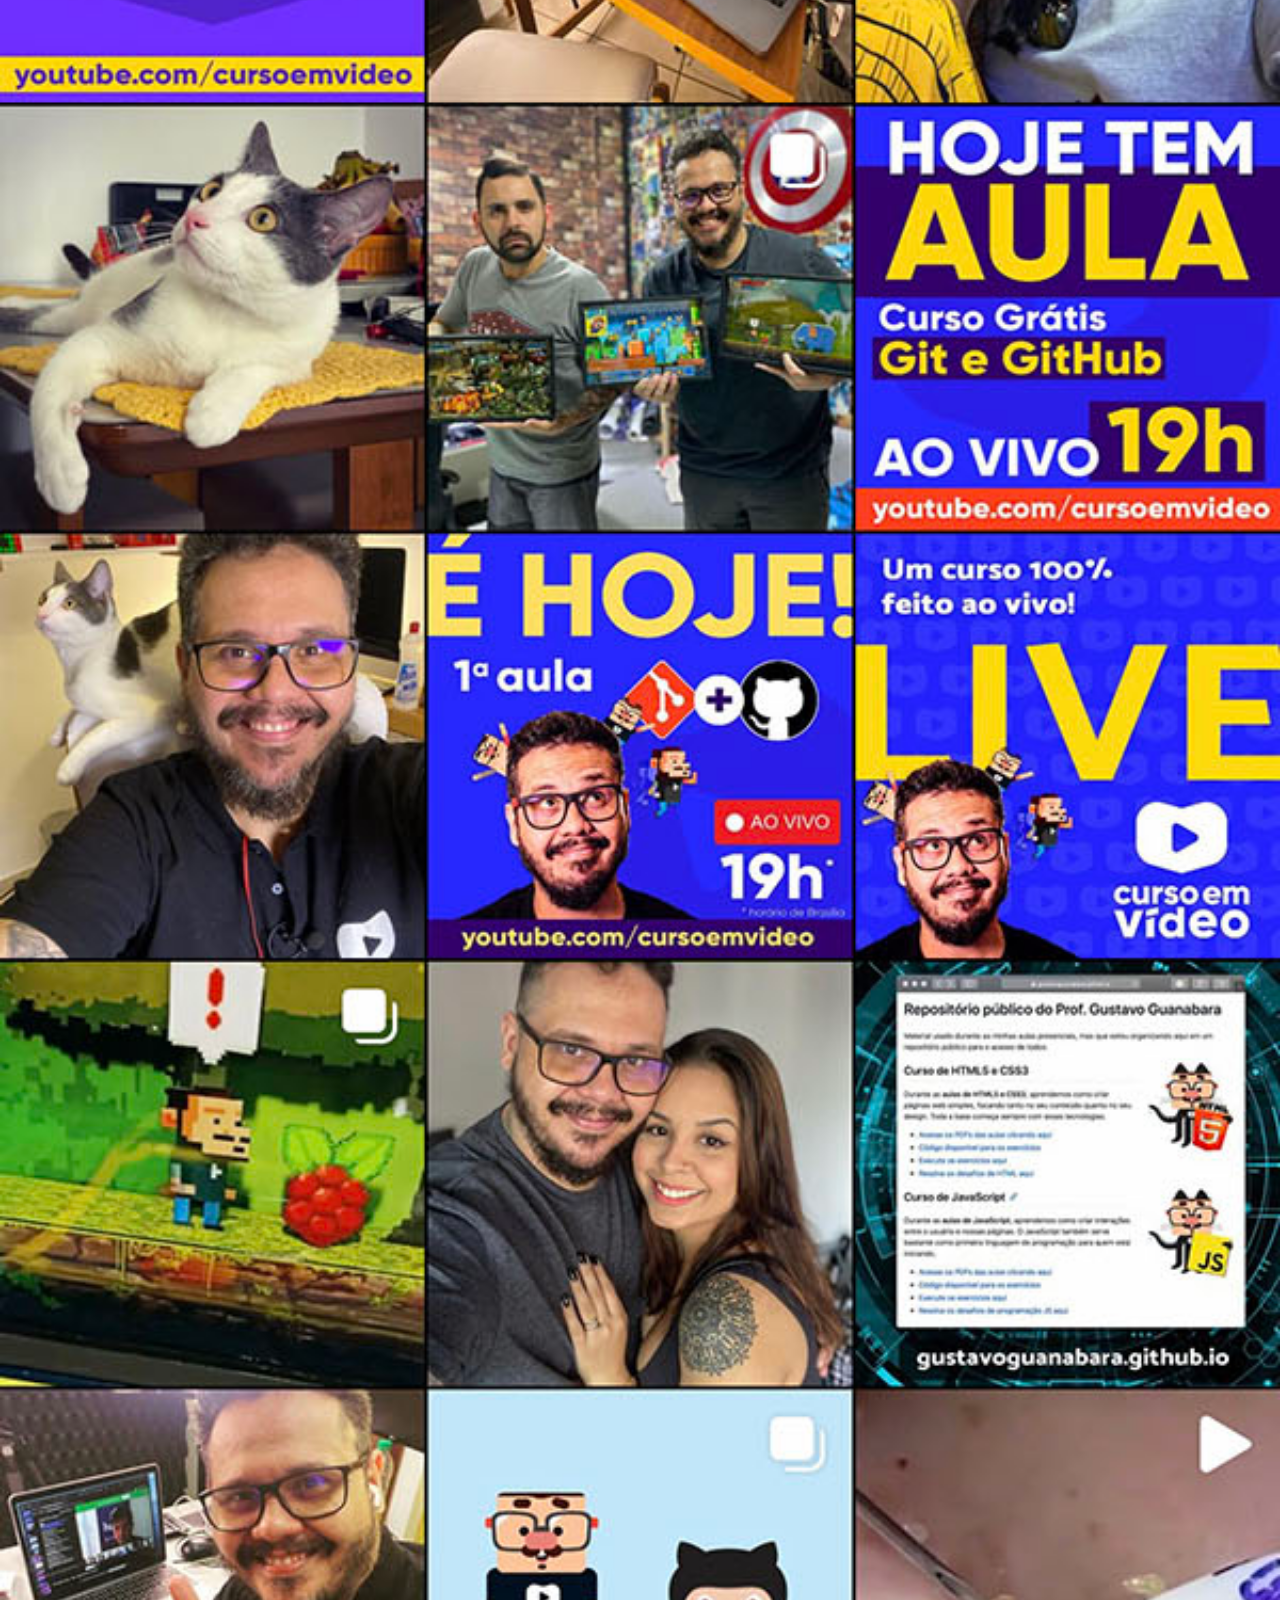
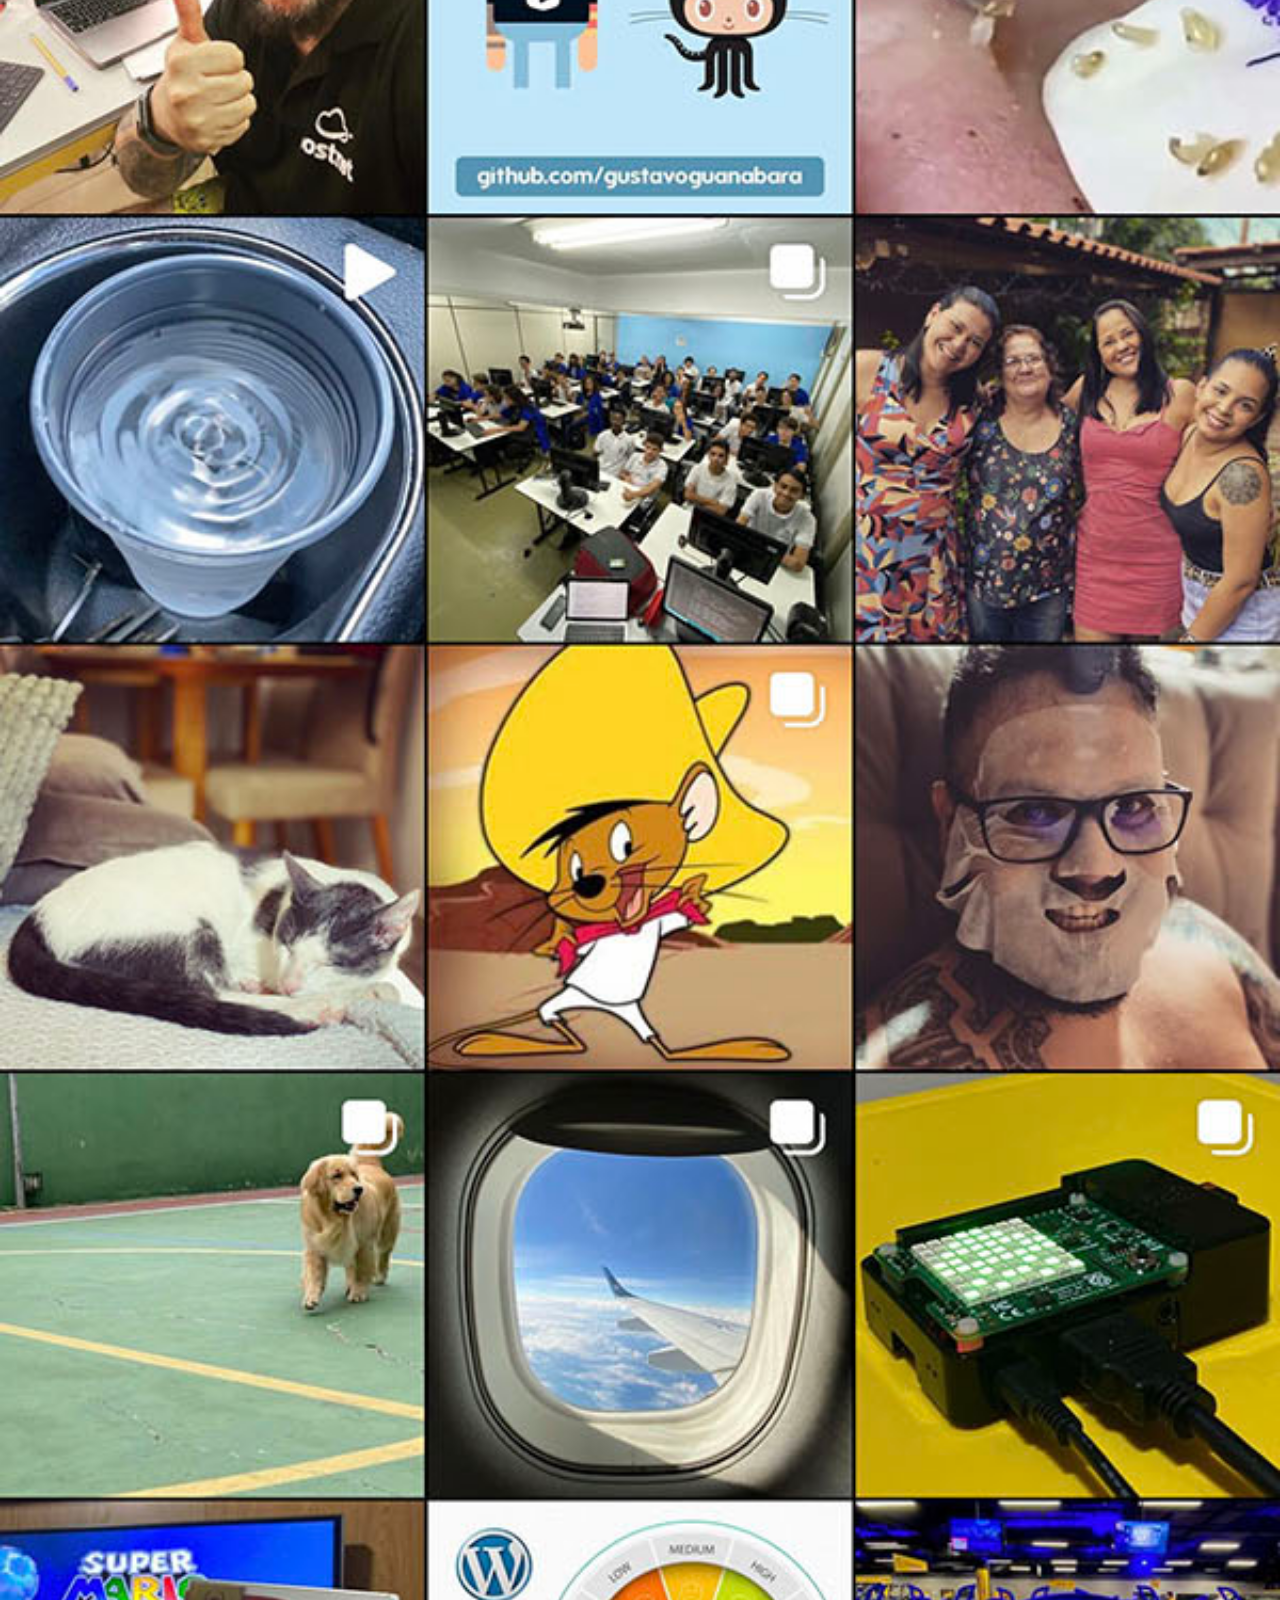
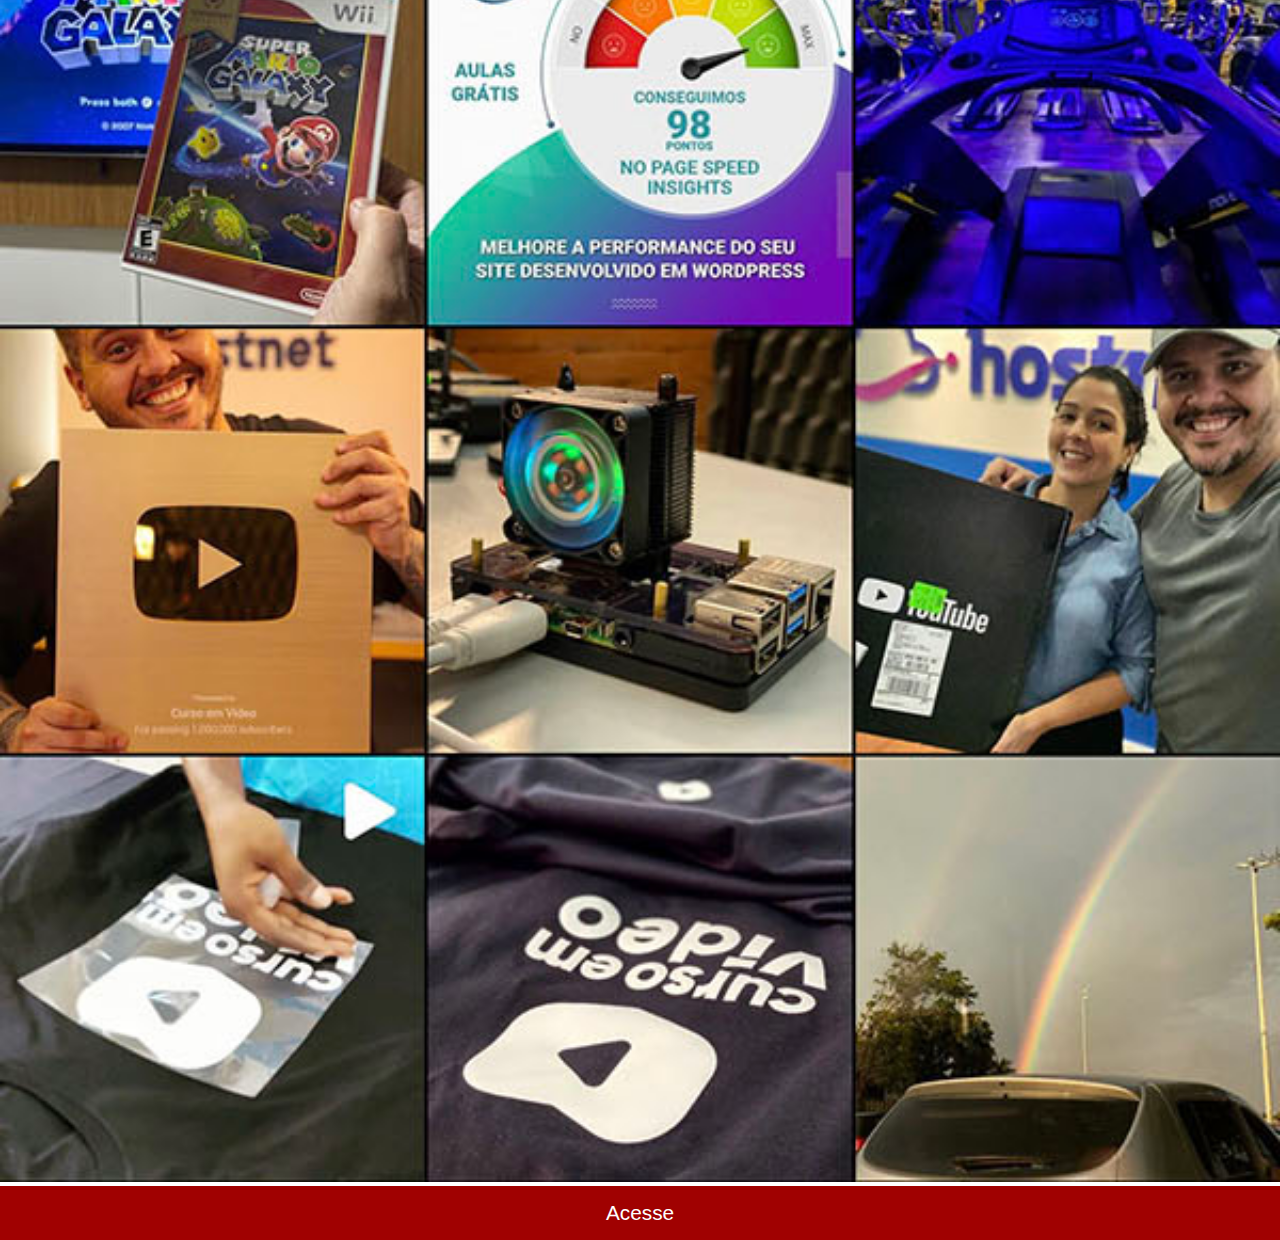
<file: Conteudos dos botoes /instagram.html>
<!DOCTYPE html>
<html lang="en">
<head>
    <meta charset="UTF-8">
    <meta http-equiv="X-UA-Compatible" content="IE=edge">
    <meta name="viewport" content="width=device-width, initial-scale=1.0">
    <title>instagram</title><link rel="stylesheet" href="styleDaTela.css">
</head>
<body>
    <img src="../imagens/tela-instagram.jpg" alt="Tela do Instagram">
    <a href="https://www.instagram.com/gustavoguanabara/" target="_blank">Acesse</a>
</body>
</html>
</file>
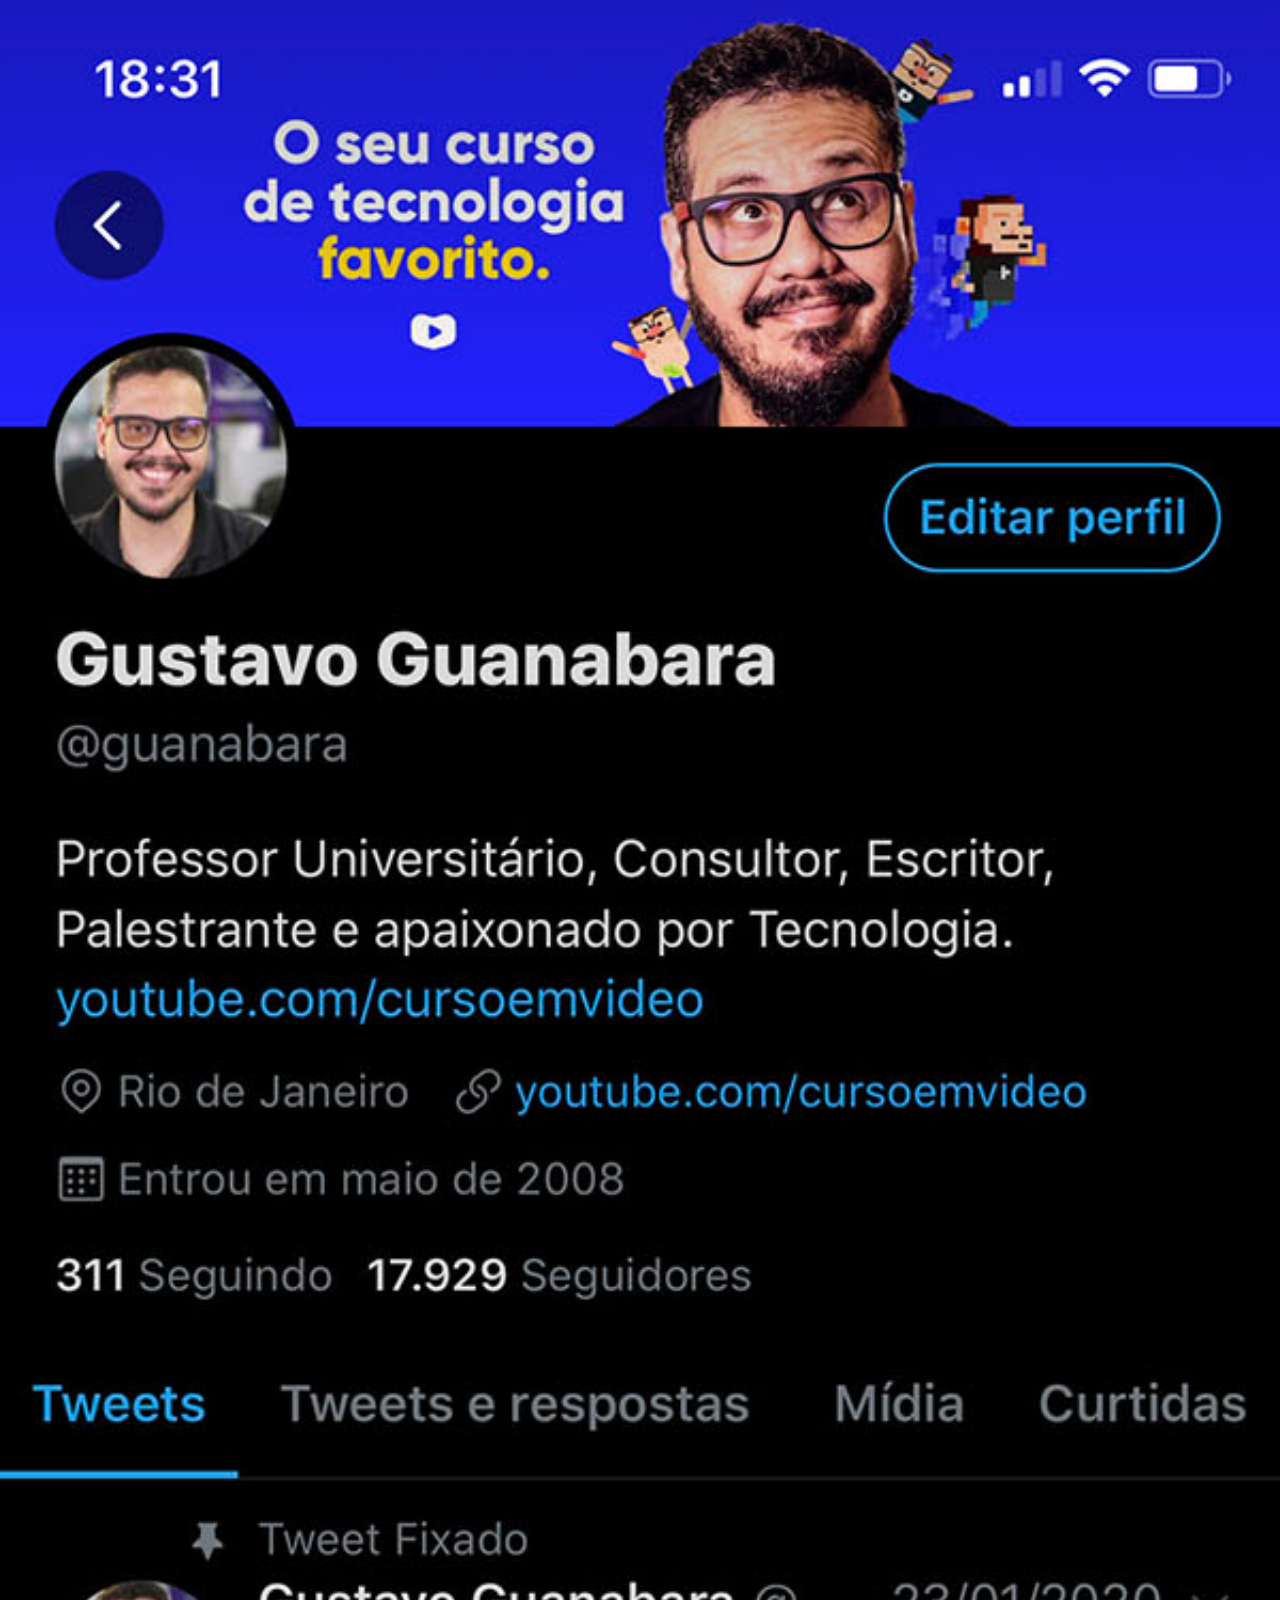
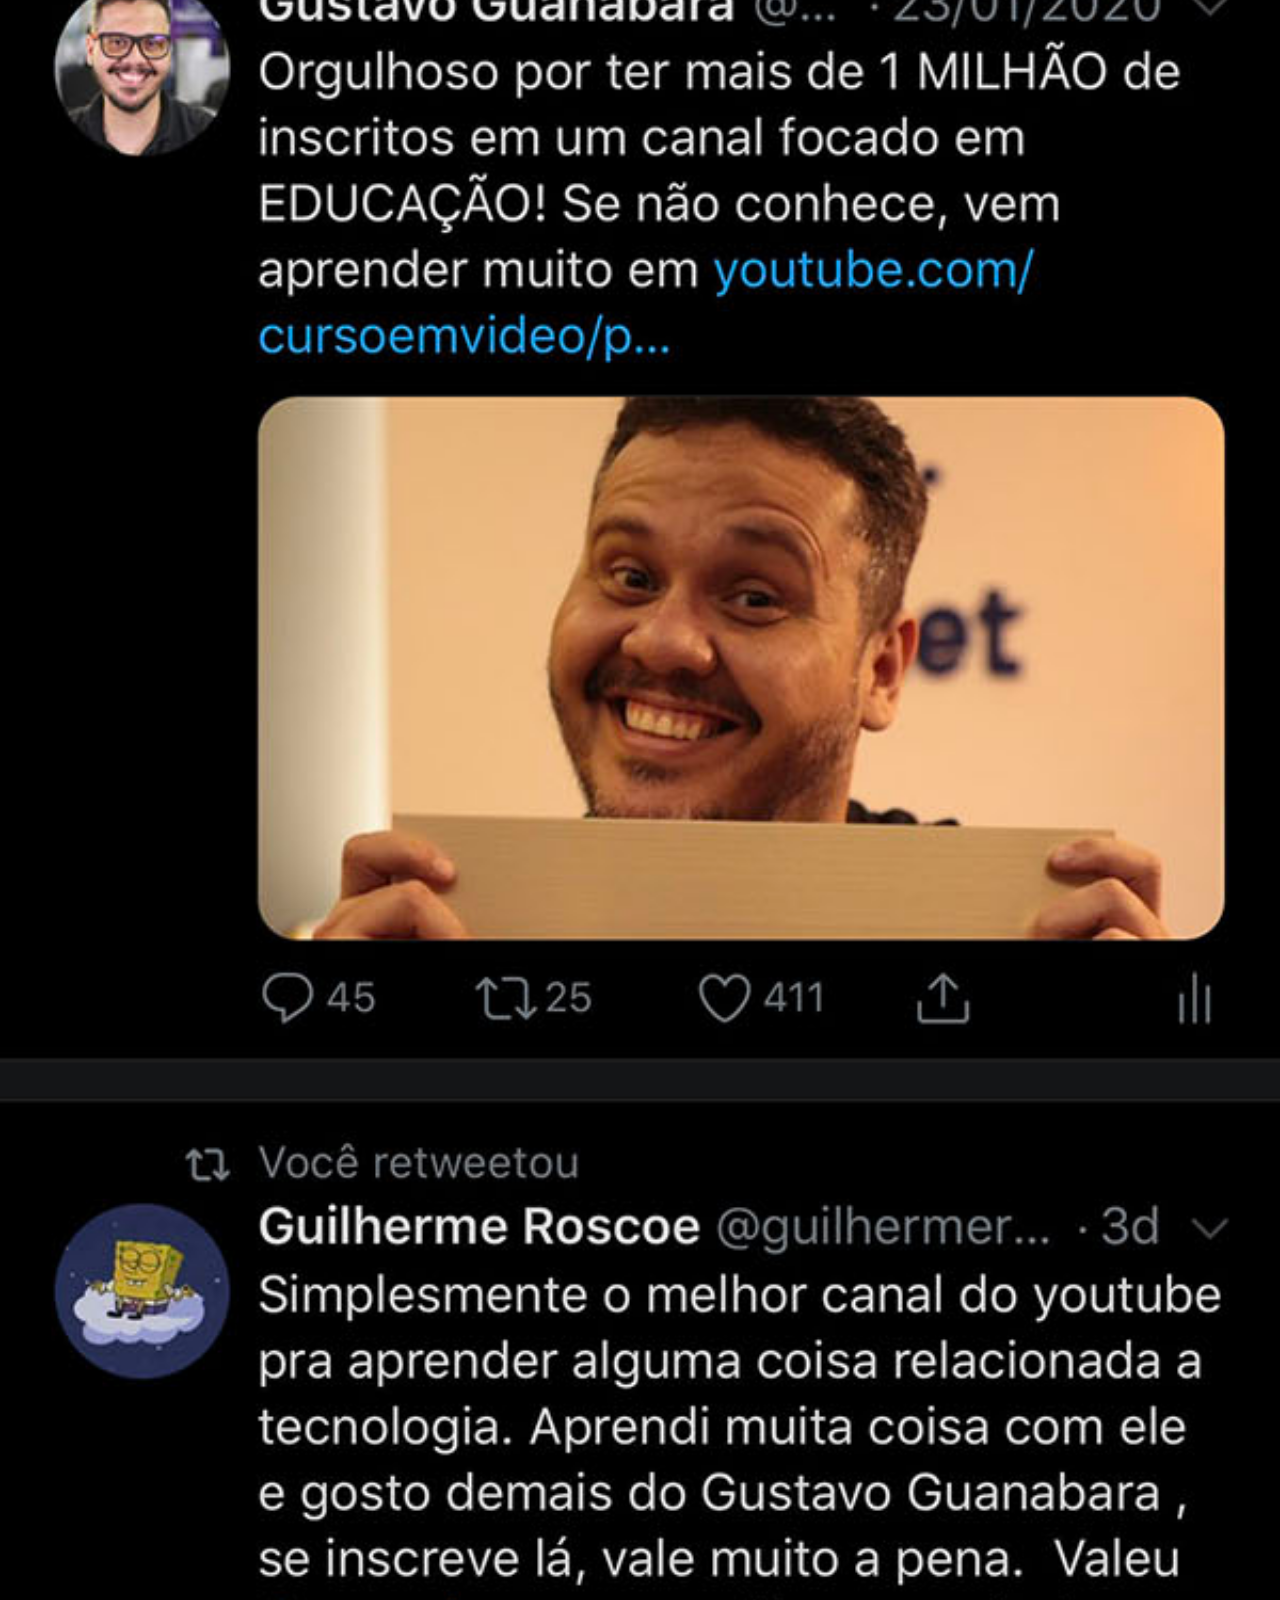
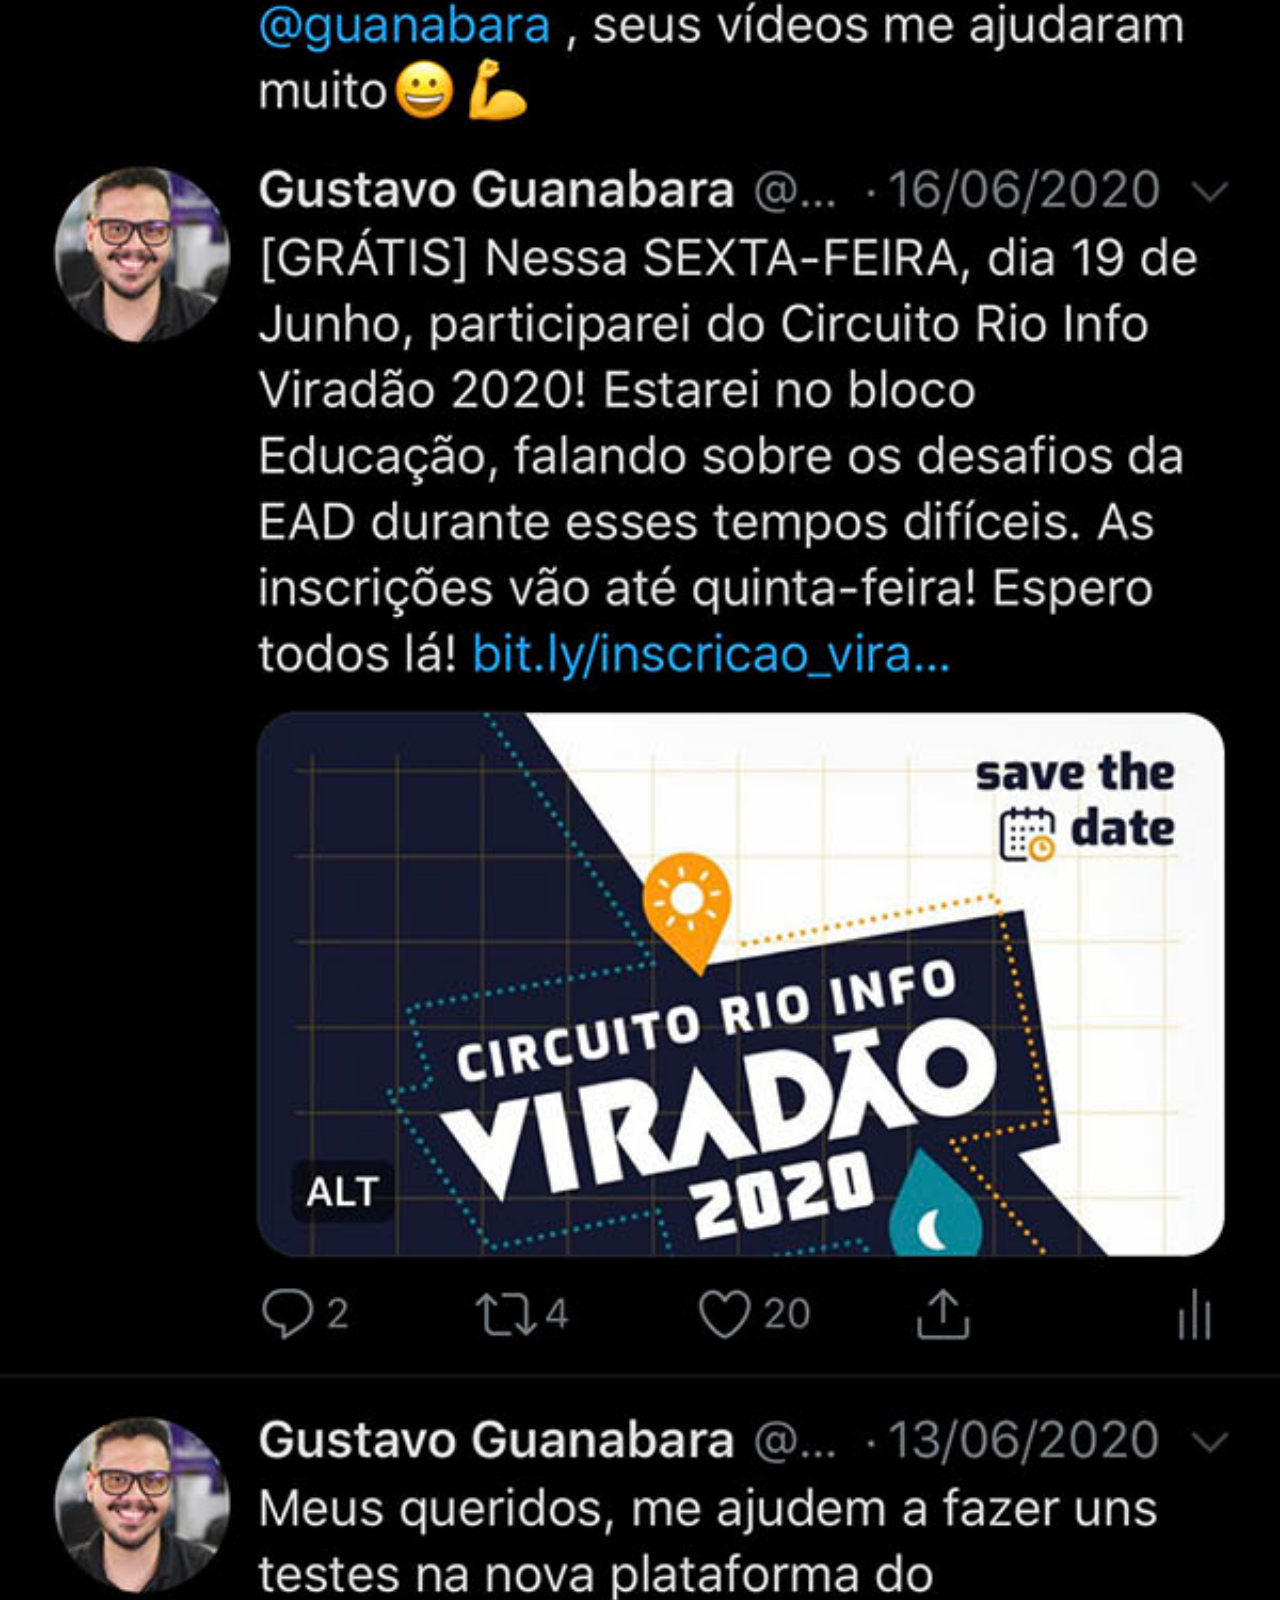
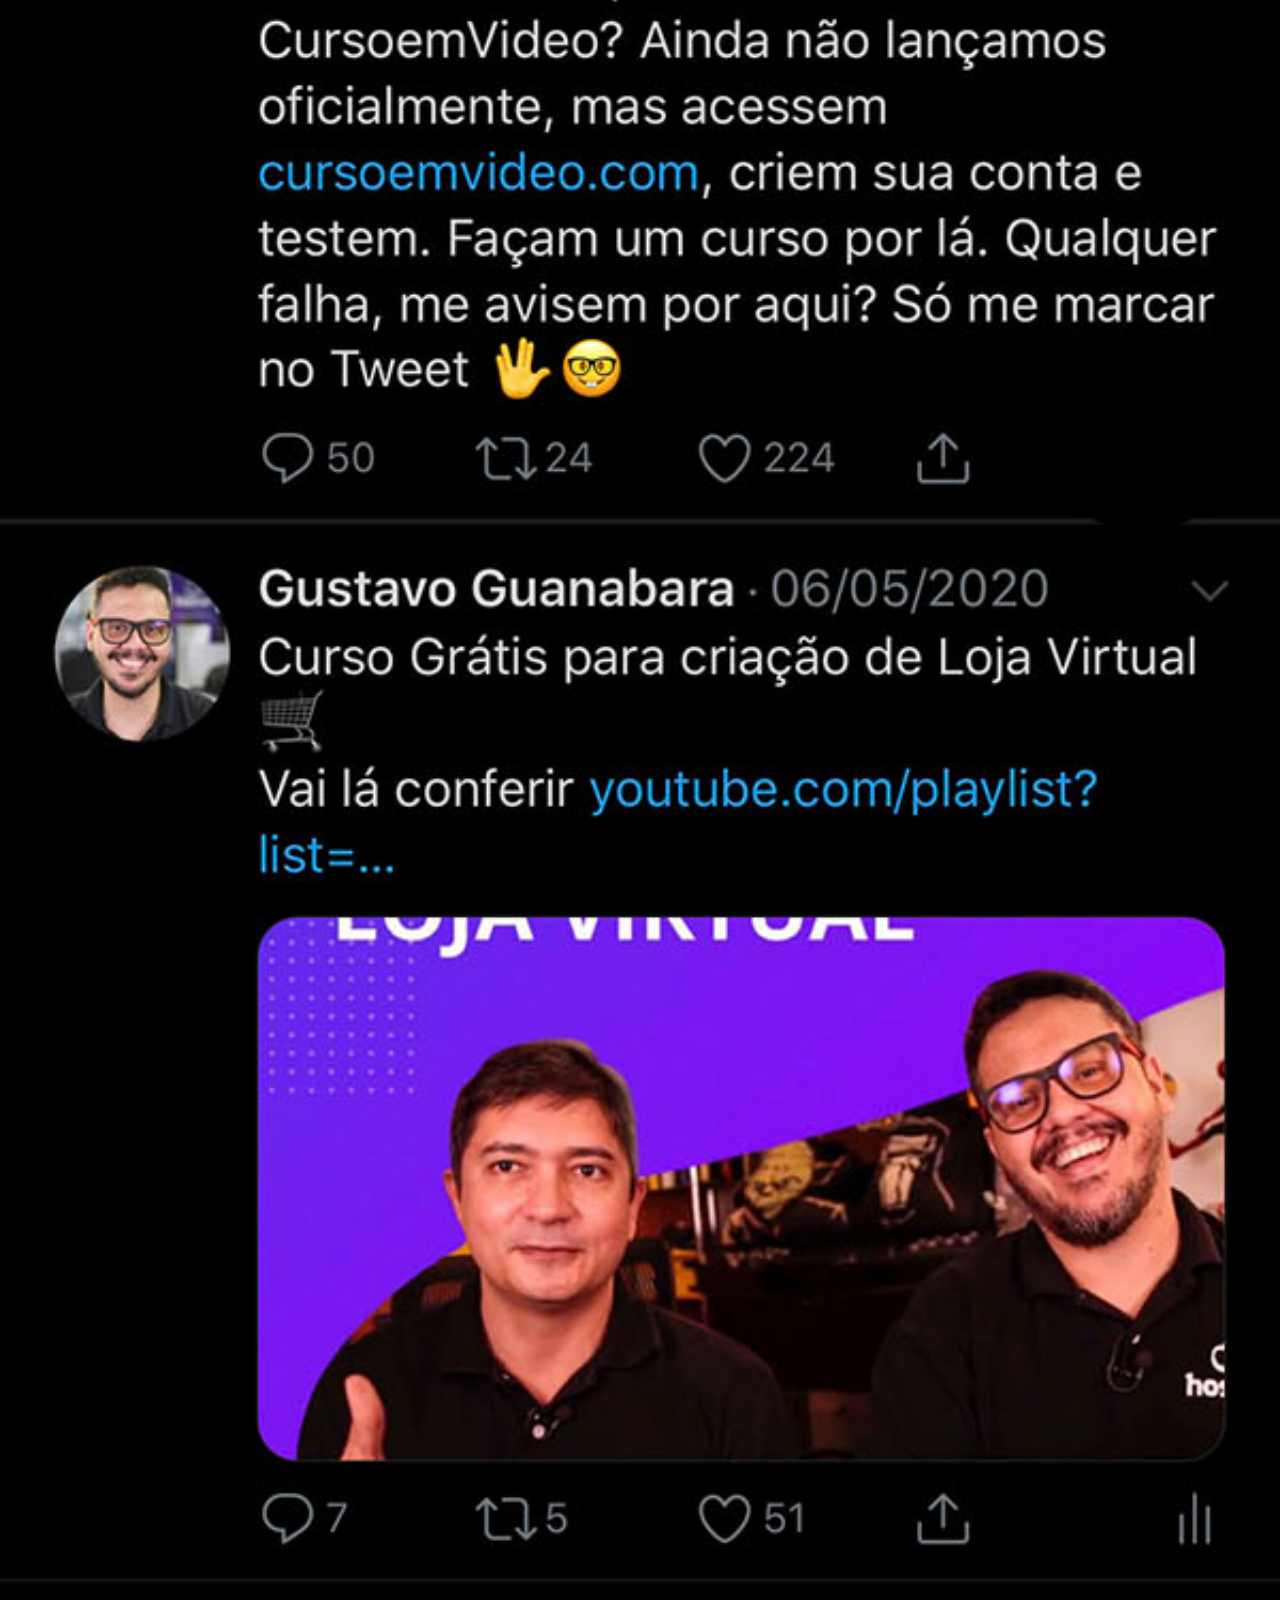
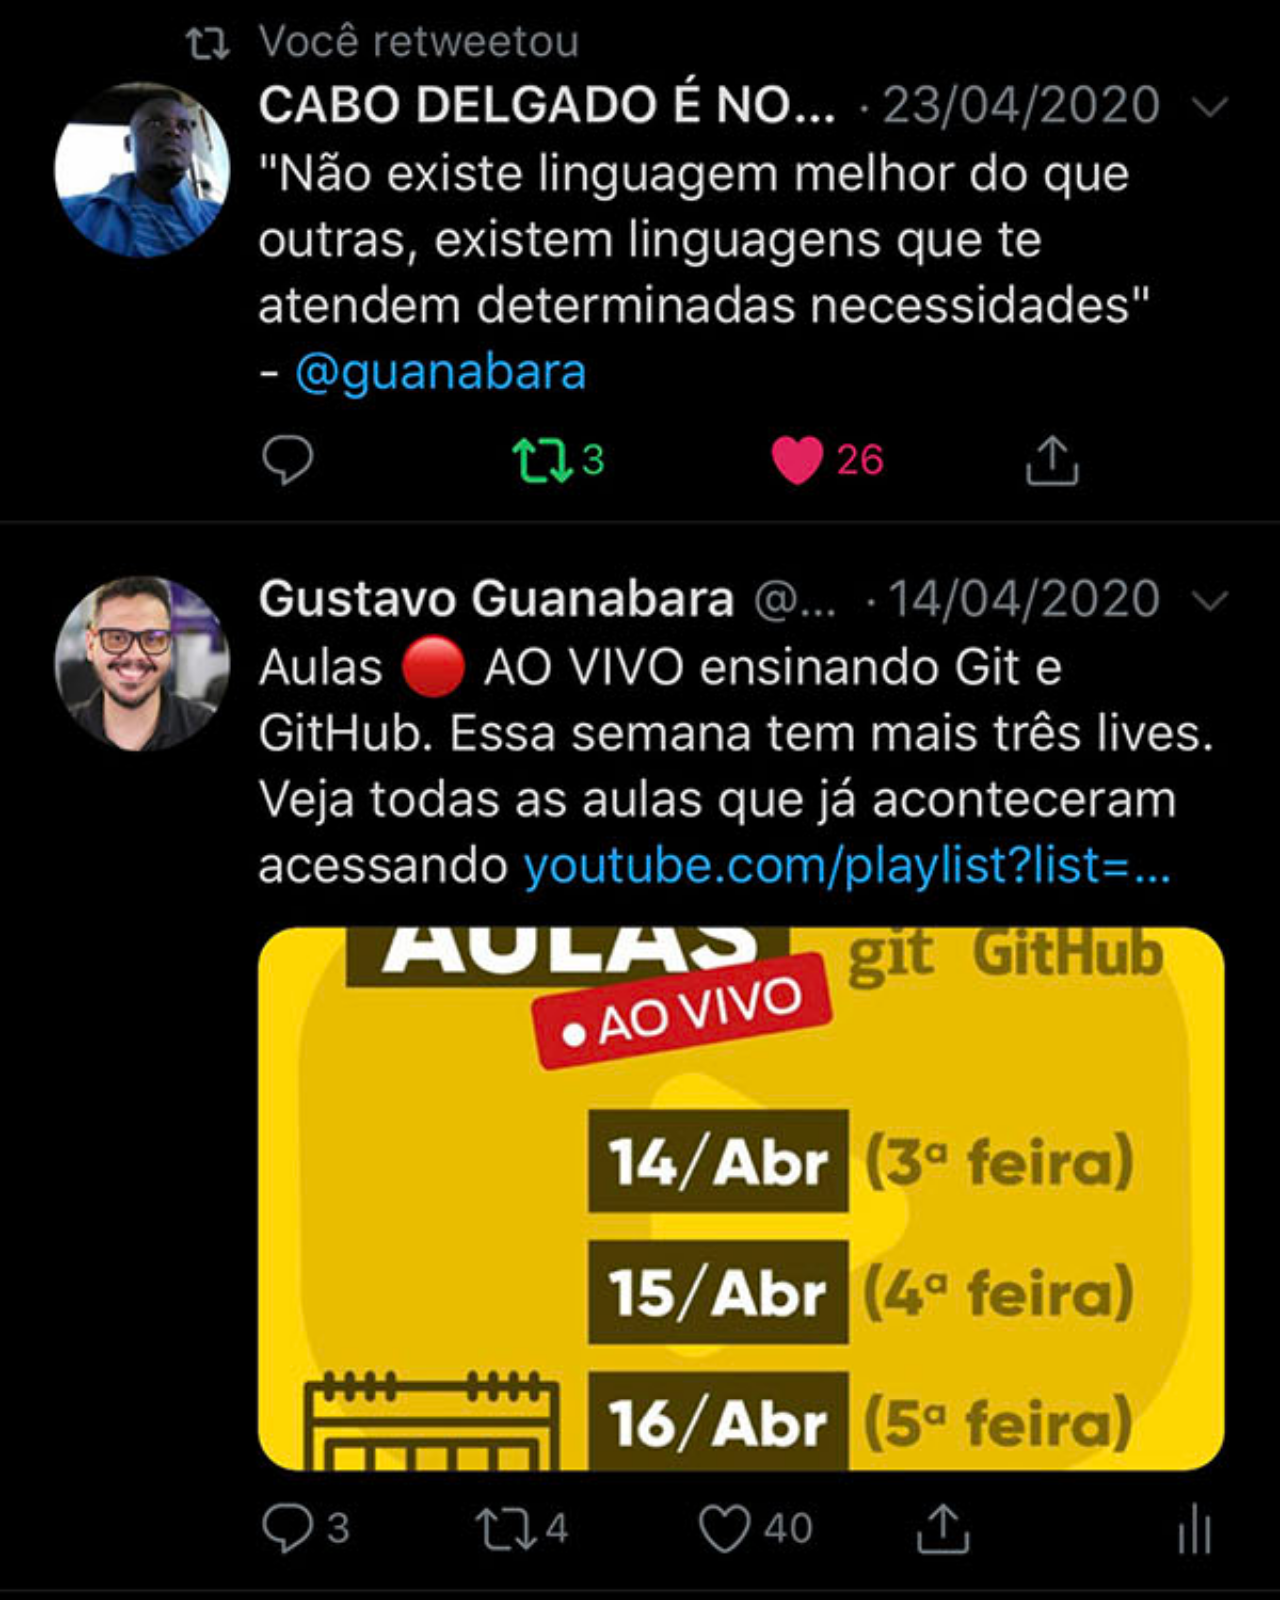
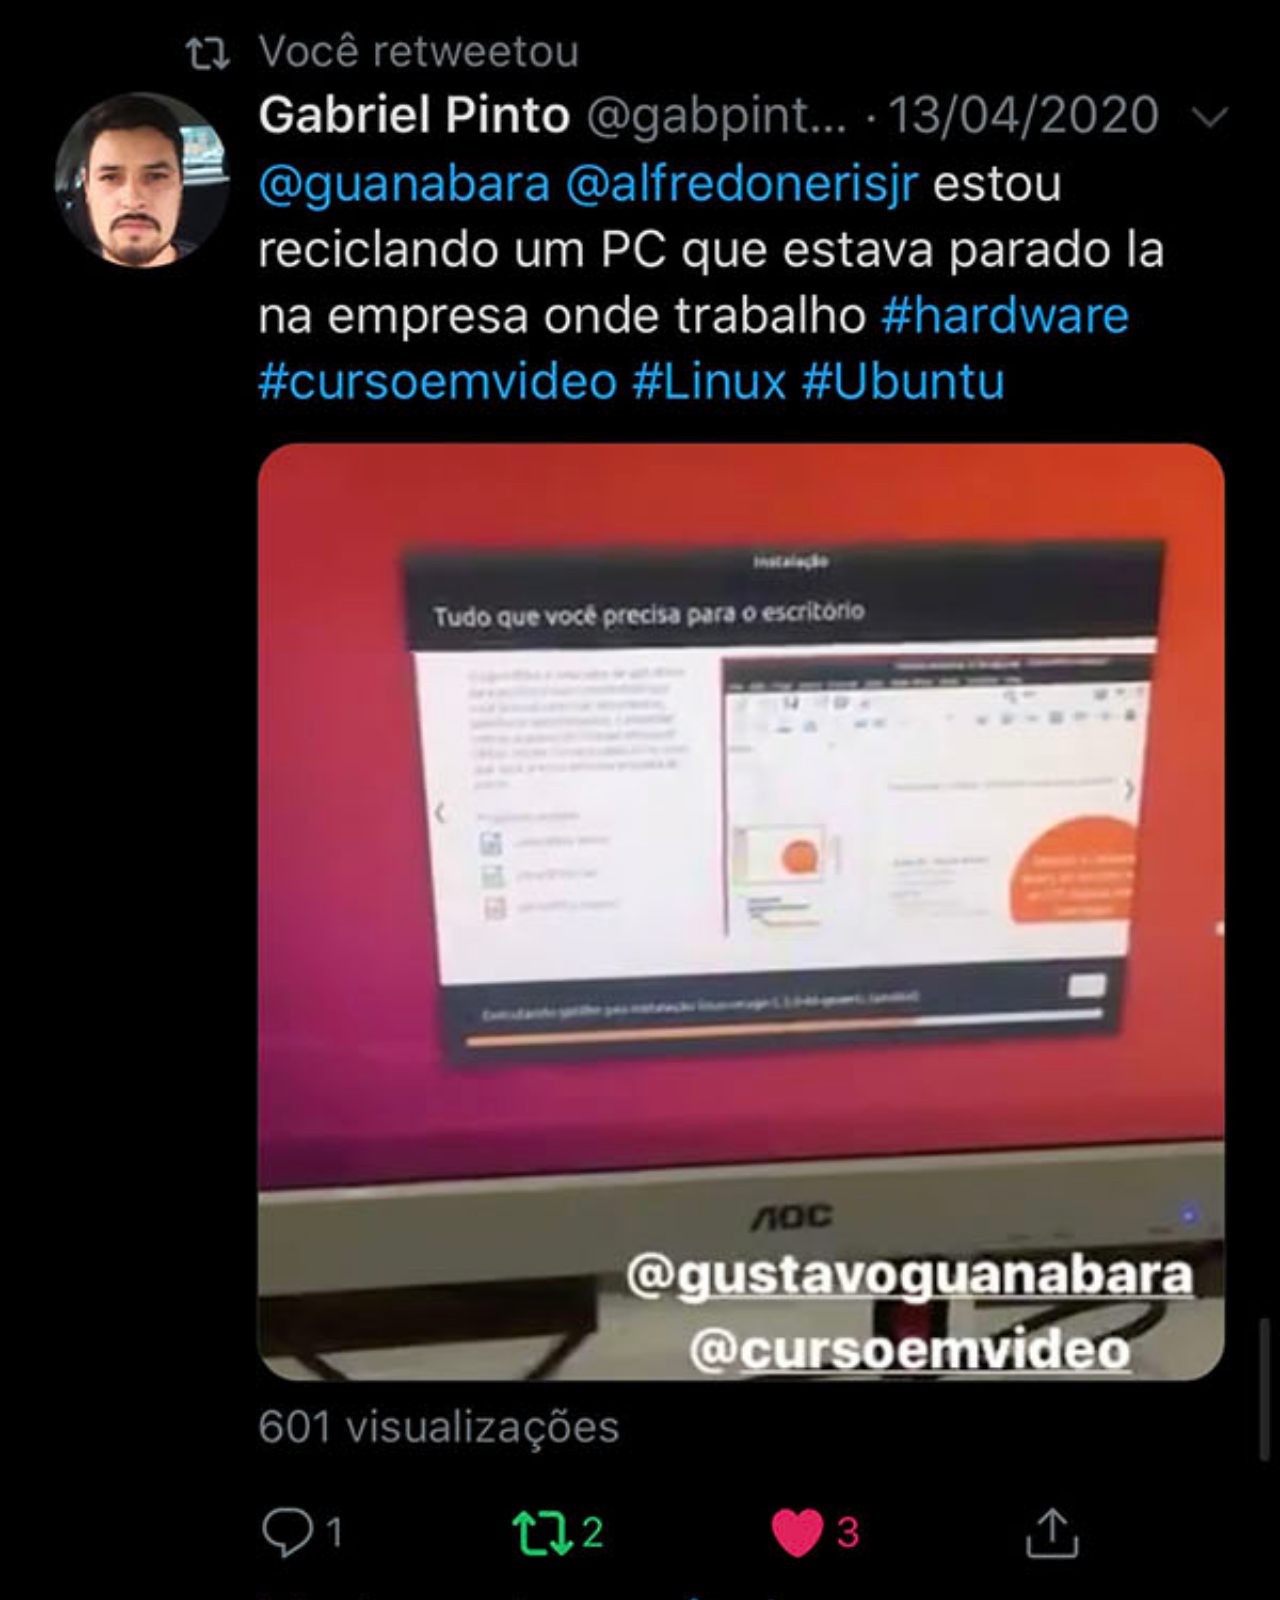
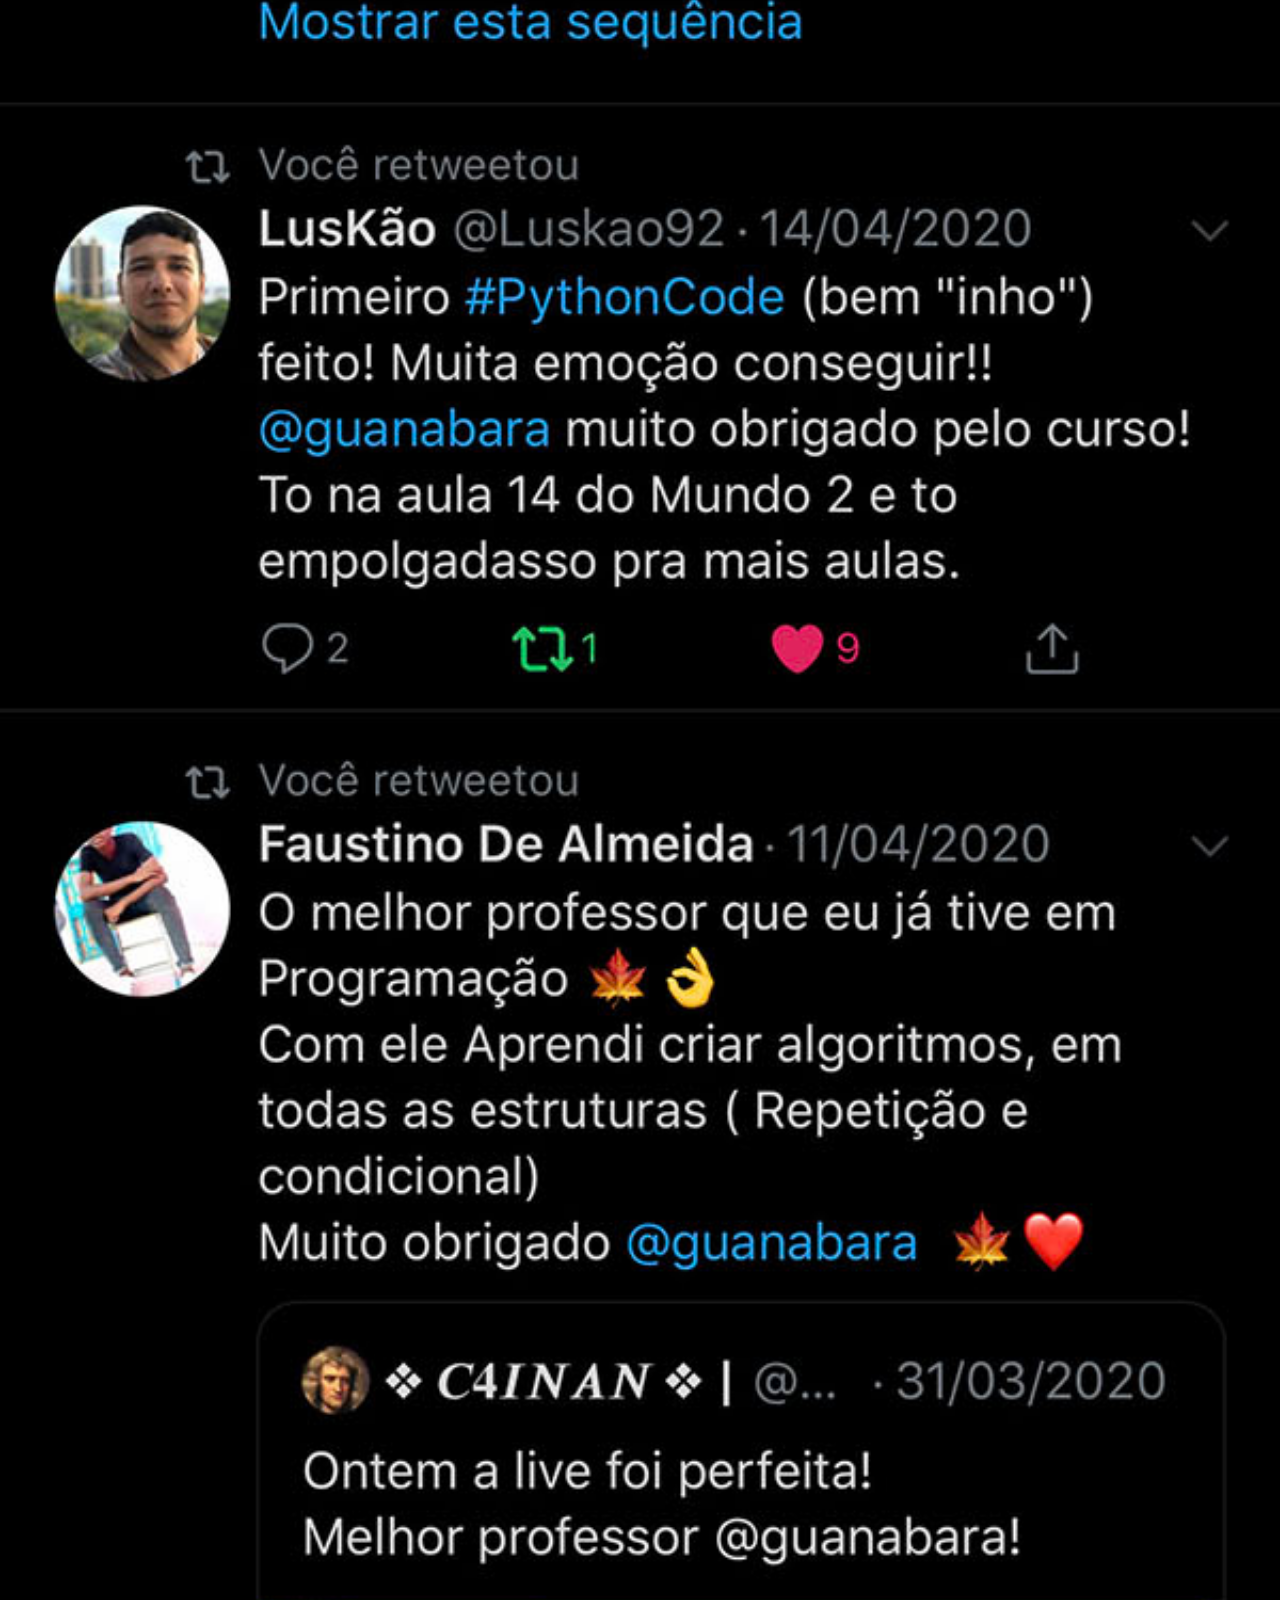
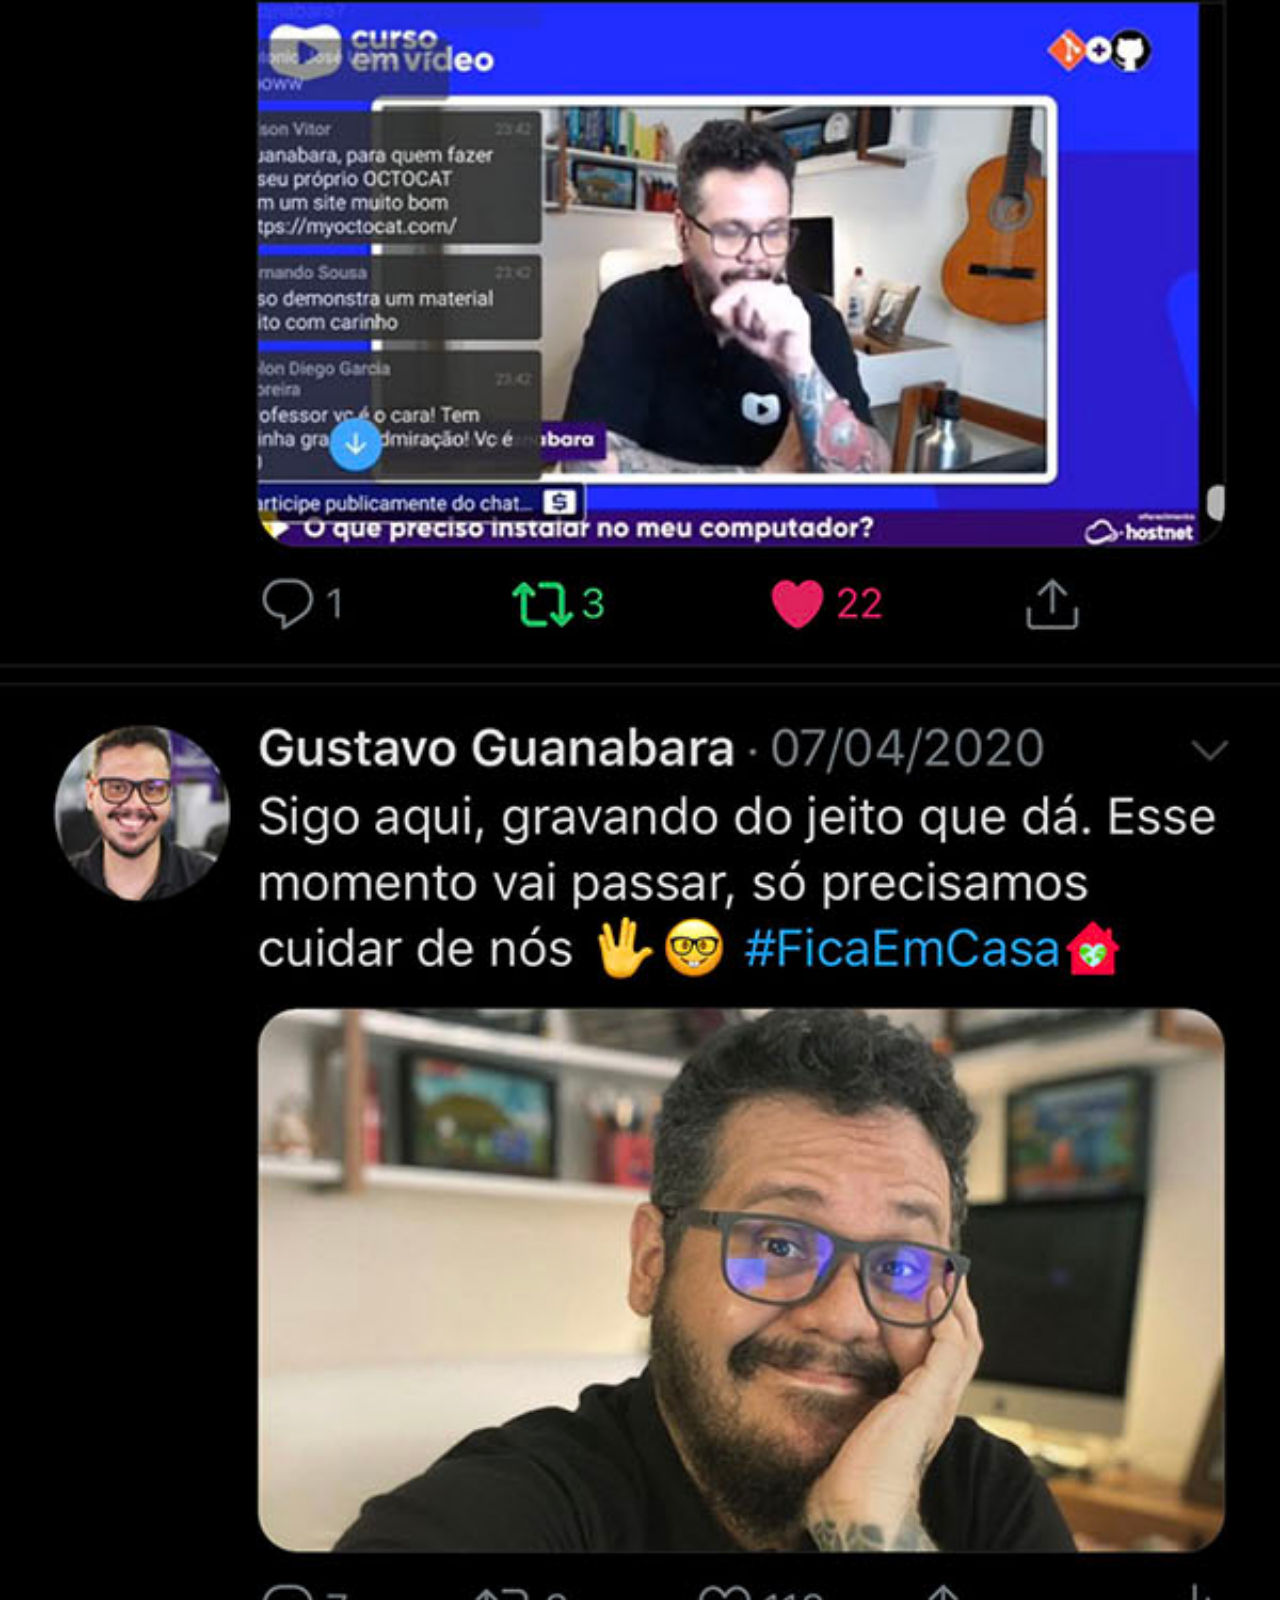
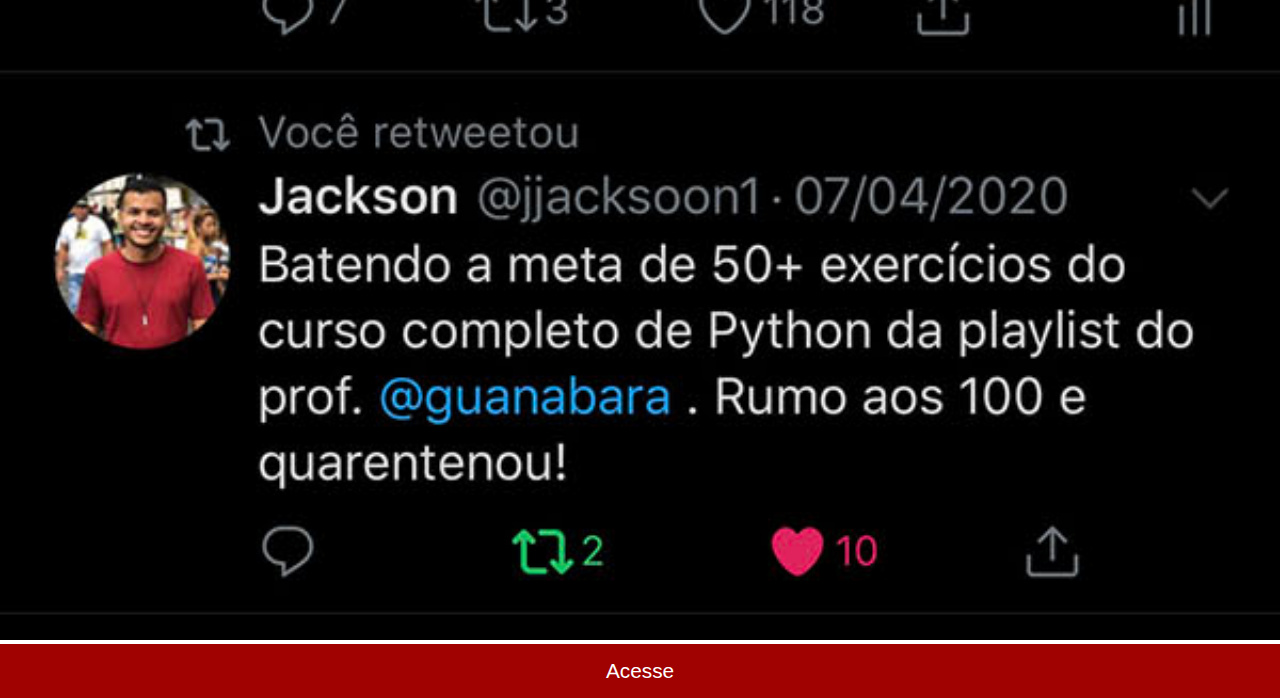
<file: Conteudos dos botoes /twitter.html>
<!DOCTYPE html>
<html lang="pt-br">
<head>
    <meta charset="UTF-8">
    <meta http-equiv="X-UA-Compatible" content="IE=edge">
    <meta name="viewport" content="width=device-width, initial-scale=1.0">
    <title>Pt-br</title><link rel="stylesheet" href="styleDaTela.css">
</head>
<body>
    <img src="../imagens/tela-twitter.jpg" alt="tela-twitter">
    <a href="https://twitter.com/guanabara?ref_src=twsrc%5Egoogle%7Ctwcamp%5Eserp%7Ctwgr%5Eauthor" target="_blank">Acesse</a>
</body>
</html>
</file>
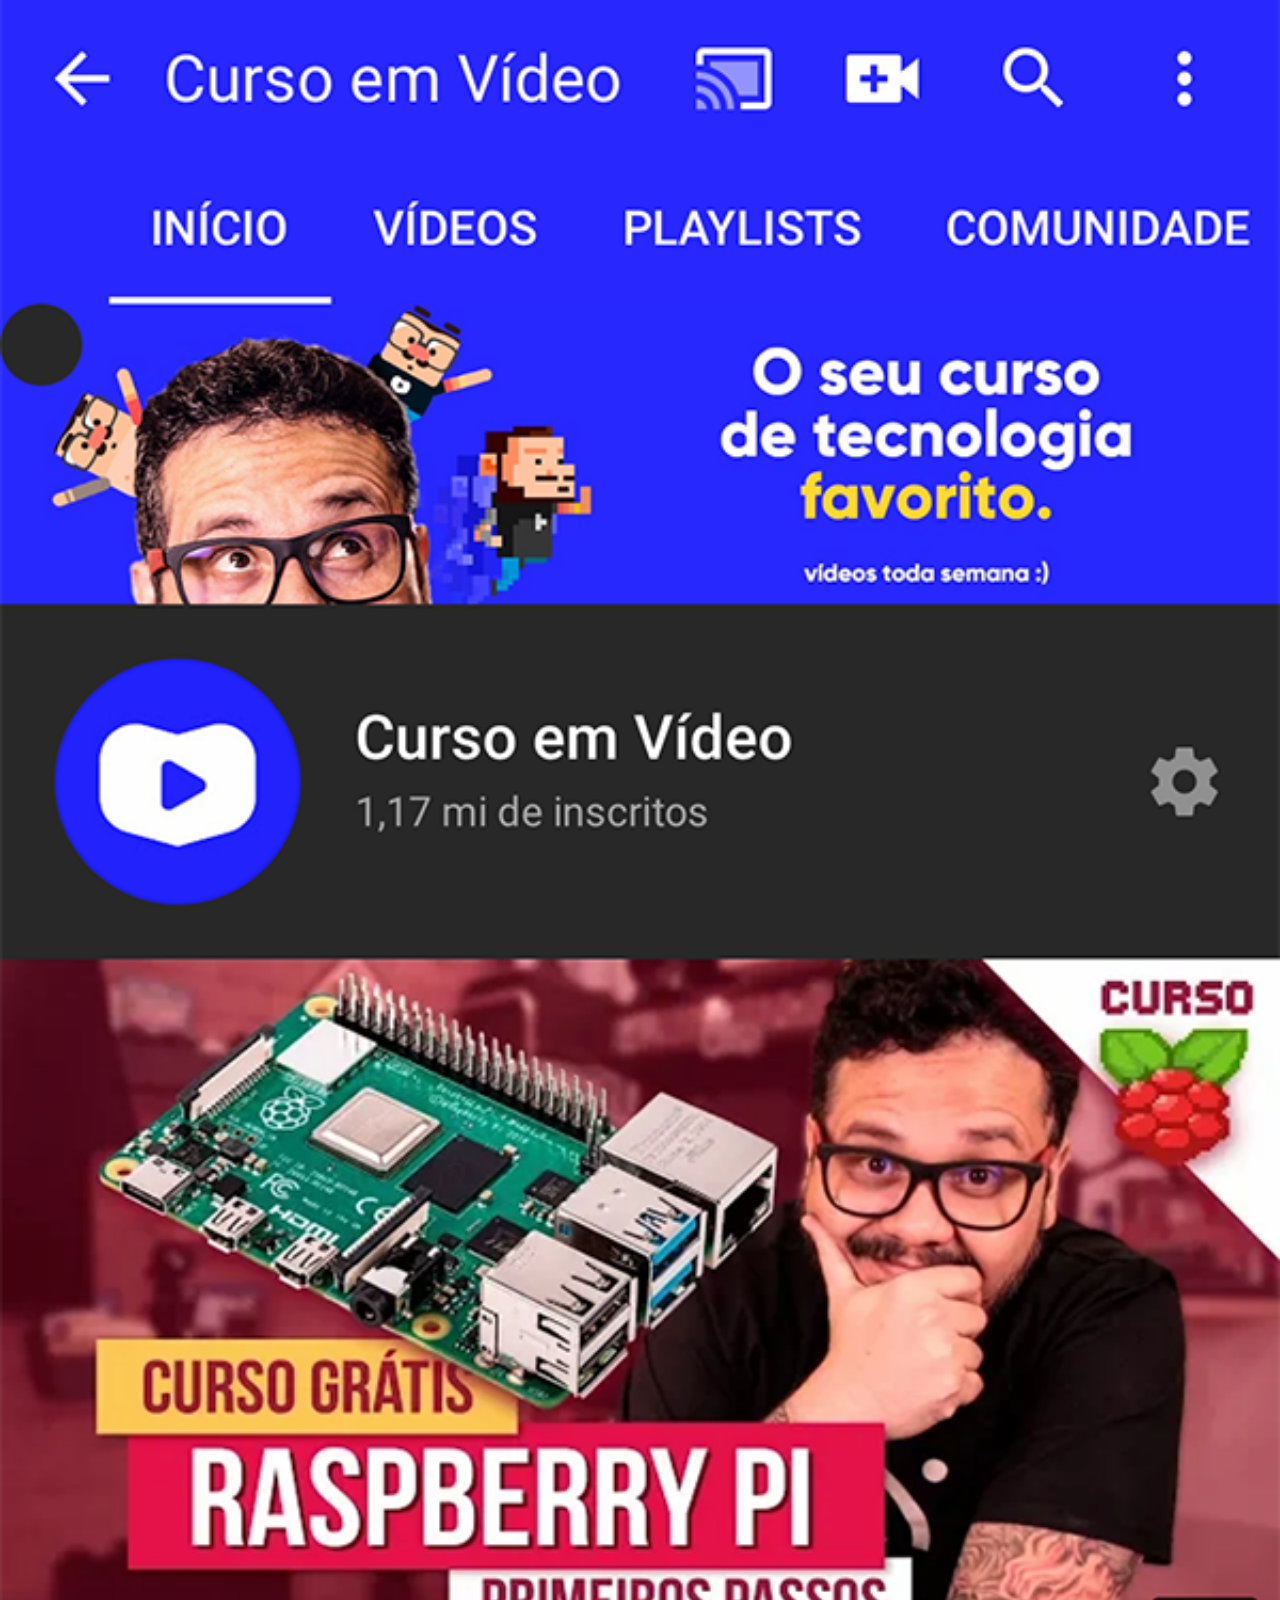
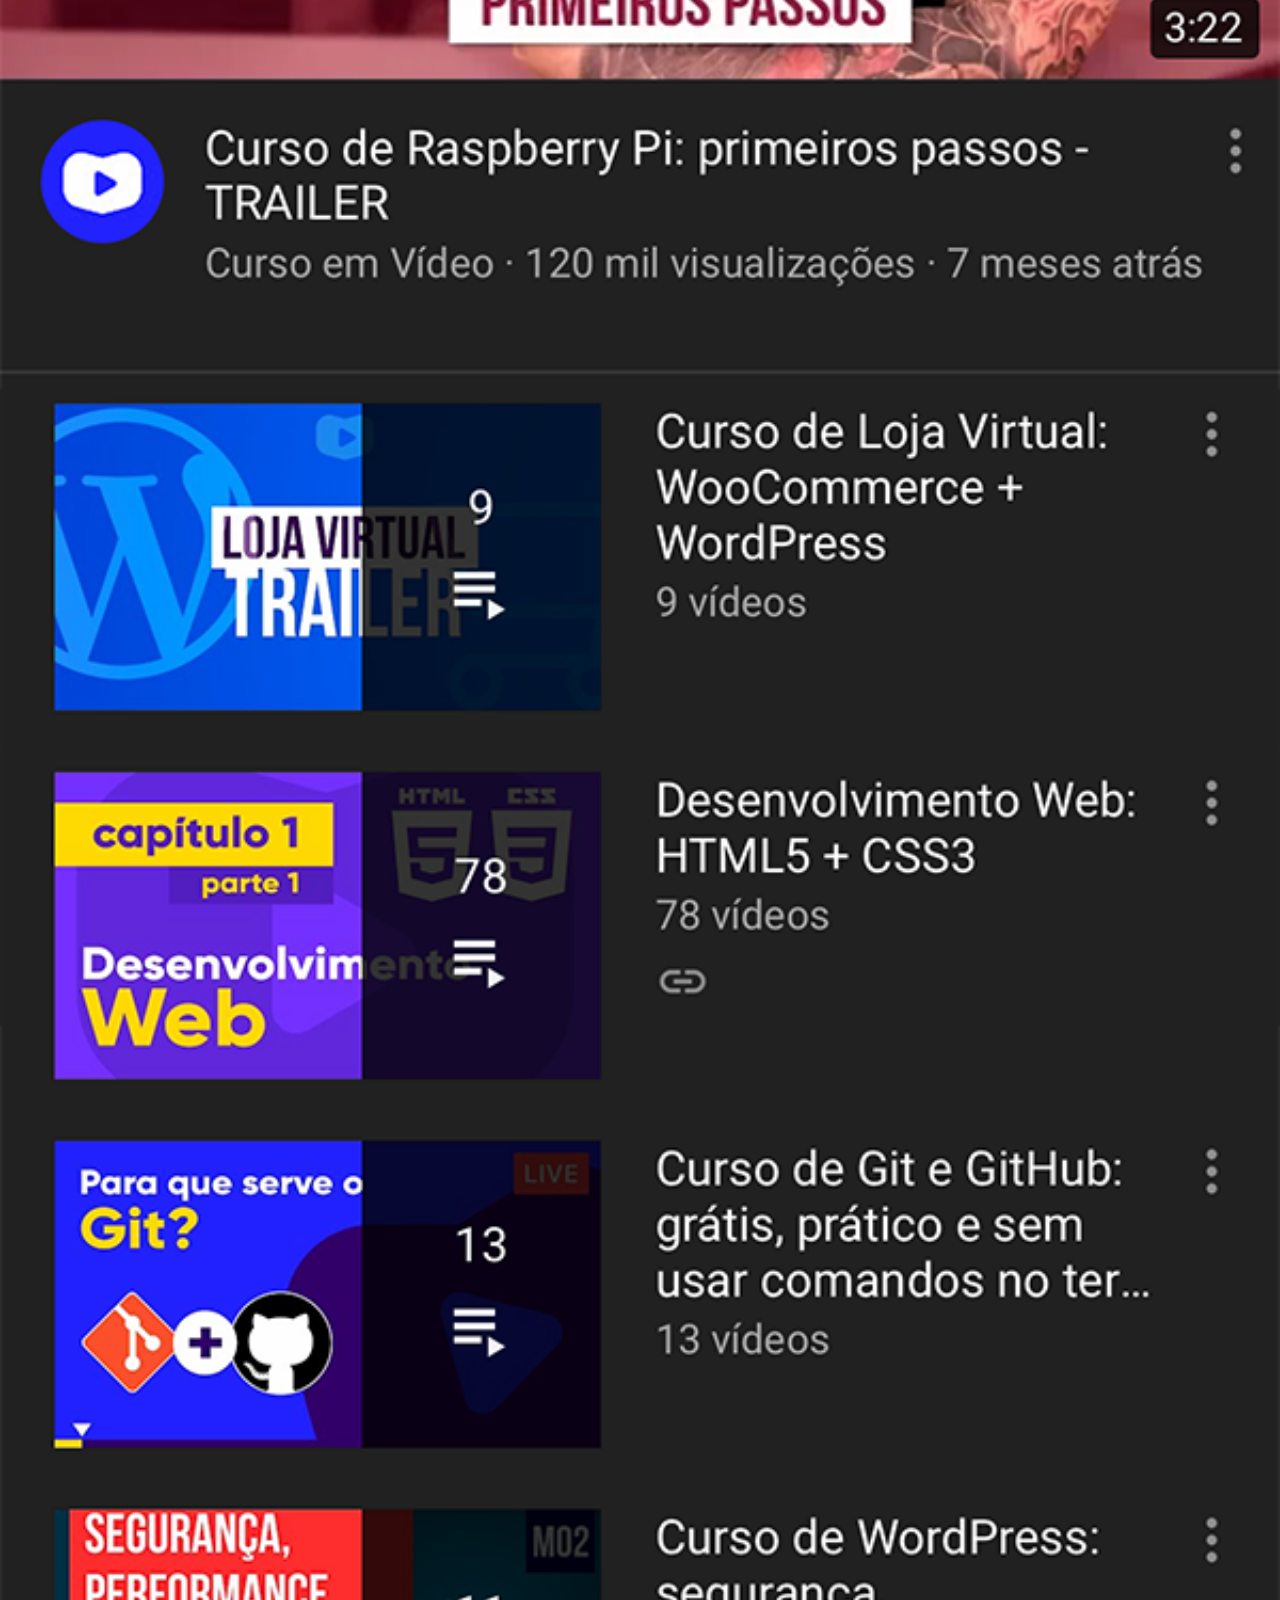
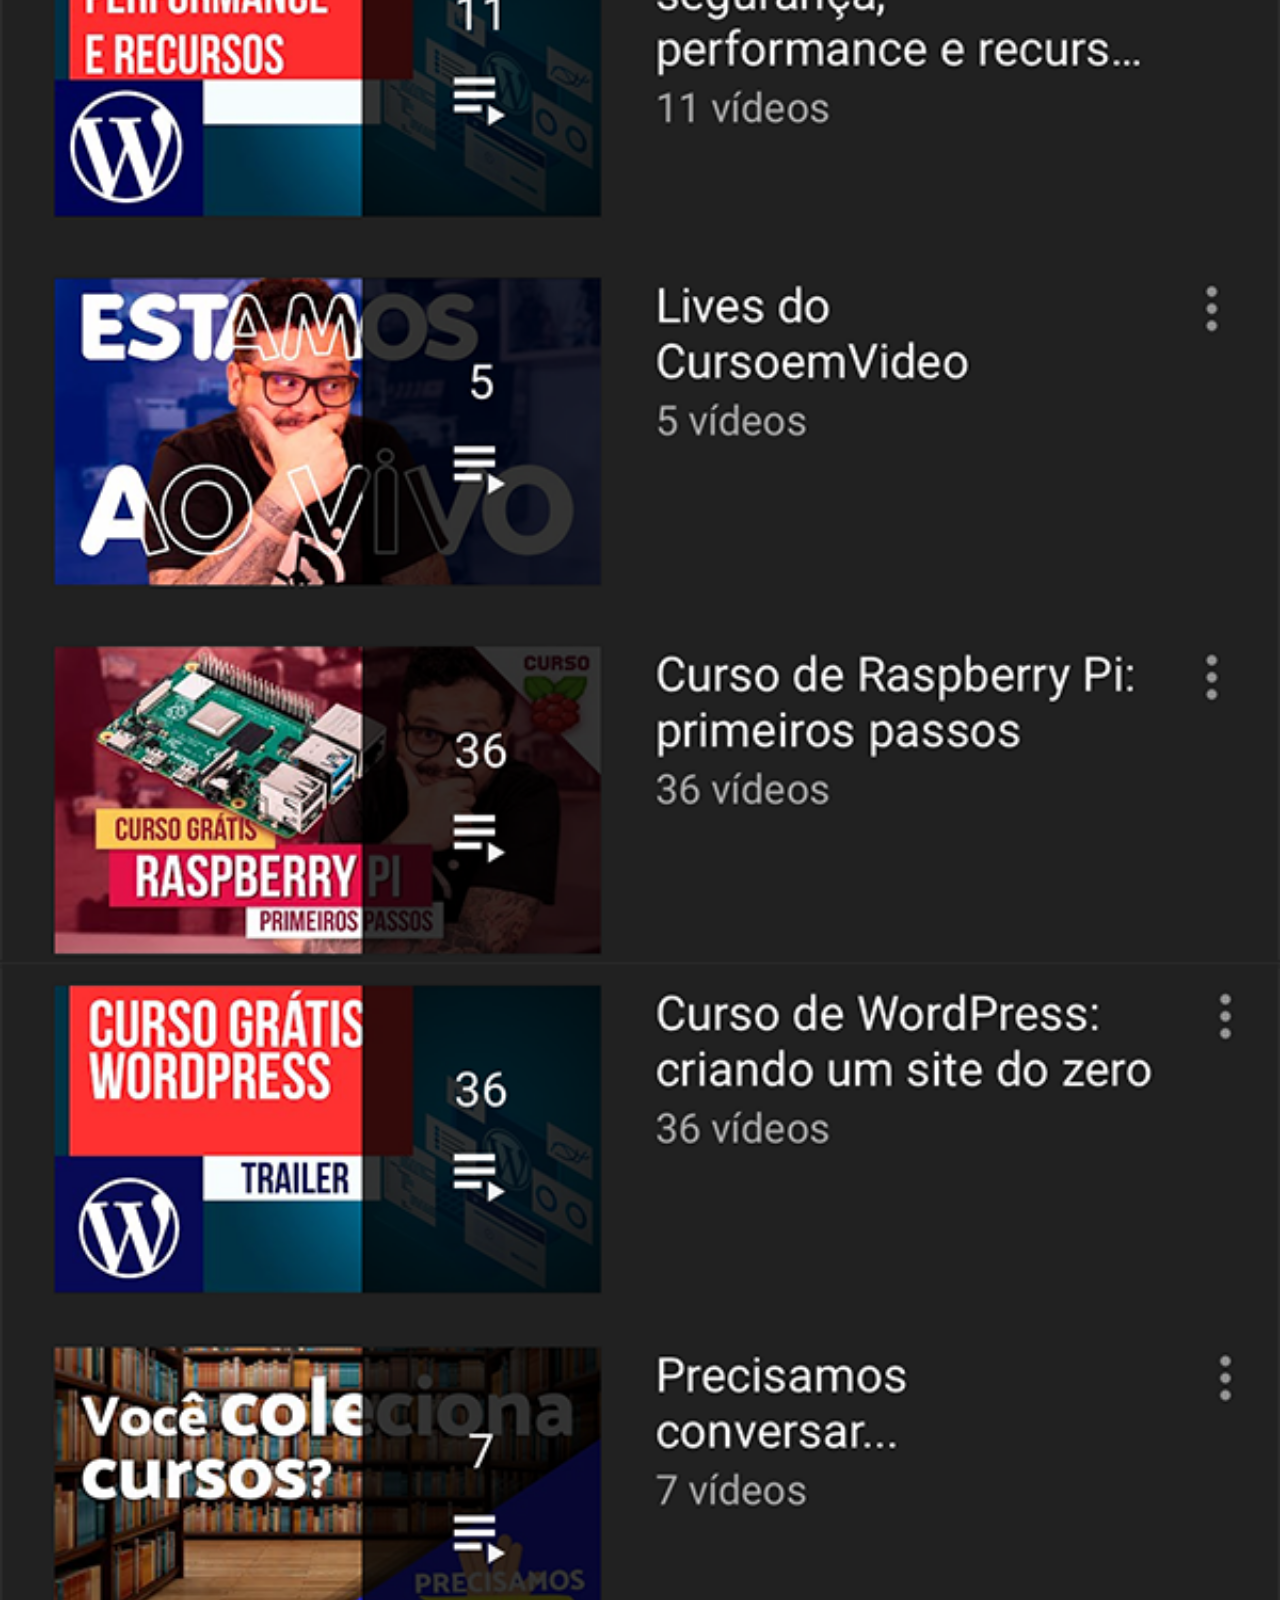
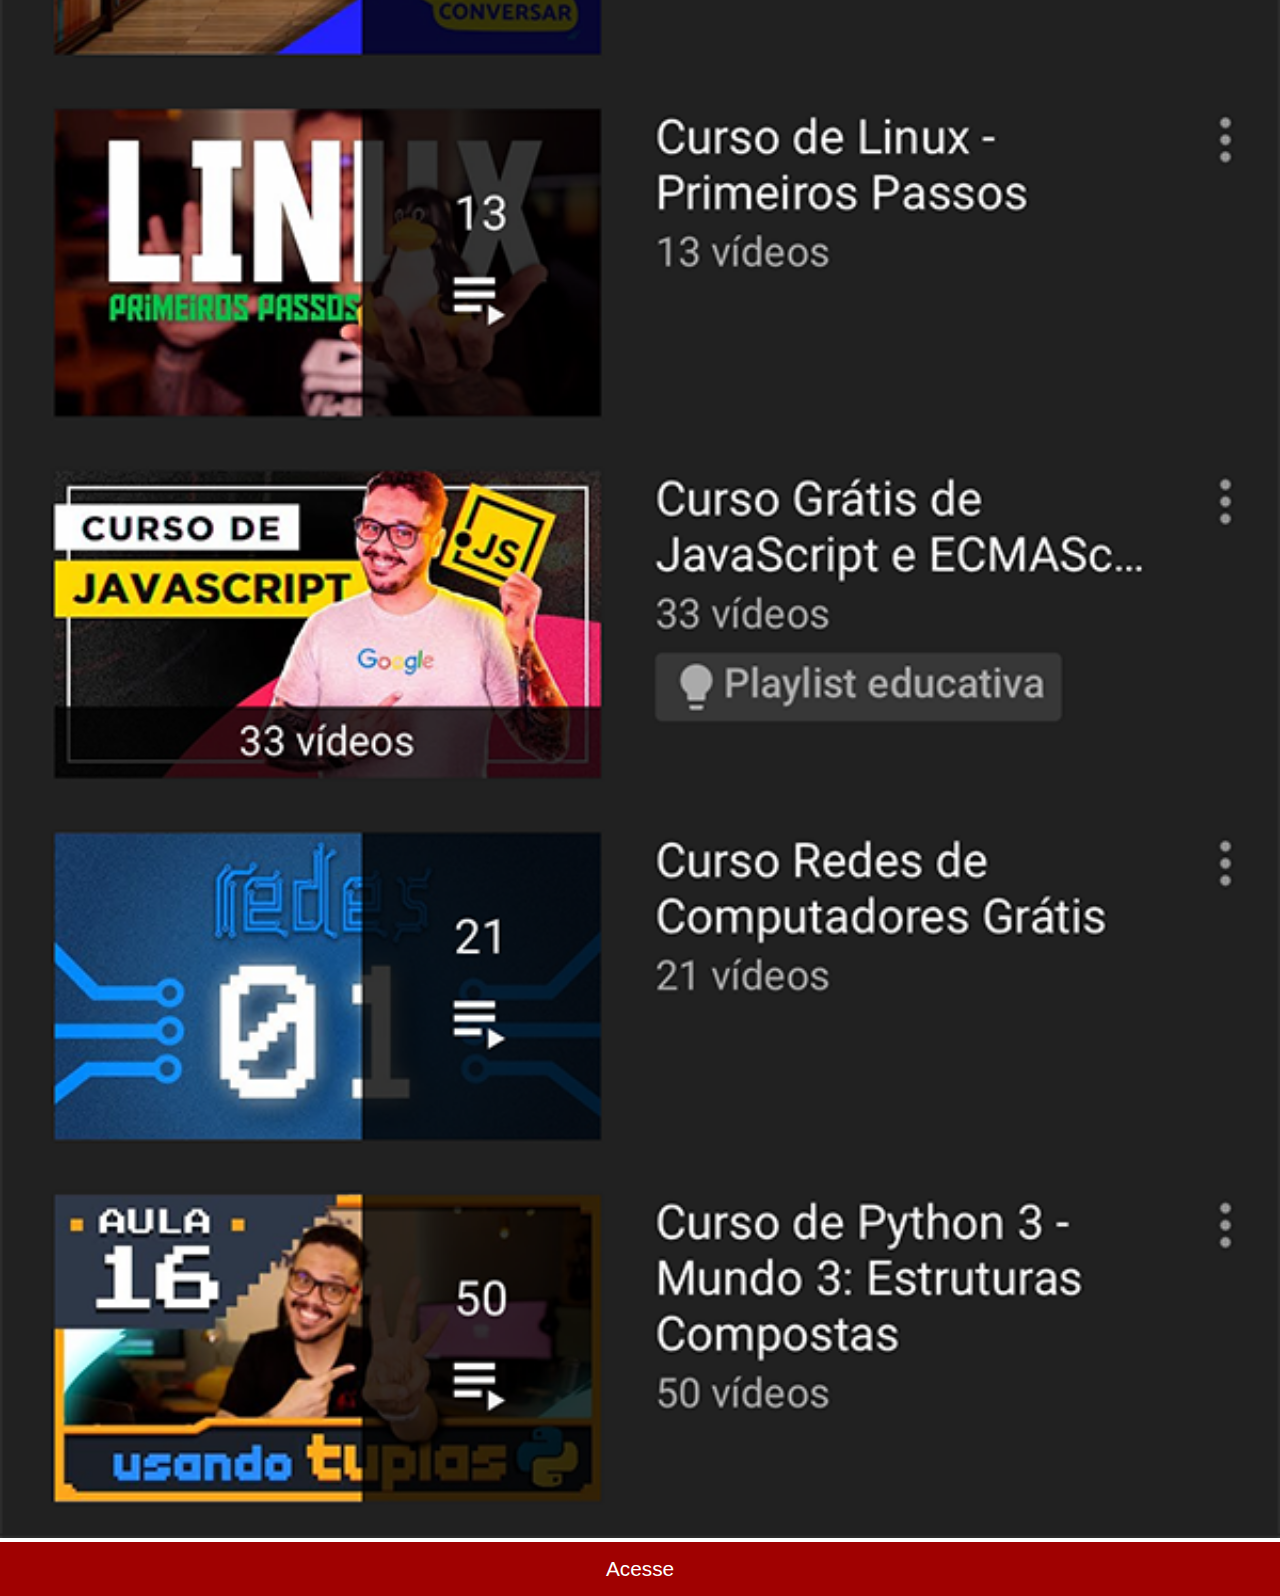
<file: Conteudos dos botoes /youtube.html>
<!DOCTYPE html>
<html lang="pt-br">
<head>
    <meta charset="UTF-8">
    <meta http-equiv="X-UA-Compatible" content="IE=edge">
    <meta name="viewport" content="width=device-width, initial-scale=1.0">
    <title>Youtube</title><link rel="stylesheet" href="styleDaTela.css">
 <st
 </style>
</head>
<body>  
    <img src="../imagens/tela-youtube.png" alt="Tela do Youtube">
    <a href="https://www.youtube.com/c/CursoemV%C3%ADdeo" target="_blank">Acesse</a>
</body>
</html>
</file>
<file: Style/style.css>
*{
    font-family: Arial, Helvetica, sans-serif;
    padding: 0;
    margin: 0;
}
html, body{
    height: 100vh;
    width: 100vw;
    background-color: black;
}
body{
    background: url(../imagens/fundo-madeira.jpg) no-repeat top center;
    background-size: cover;
    background-attachment: fixed;
}

main{
    height: 100vh;
    position: relative;
    
}
section#telefone{ 
        height: 627px ;
        width: 311px;
        position: absolute;
        top:50%;
        left: 50%;
        transform: translate(-50%, -50%);
        background:  url(../imagens/frame-iphone.png) no-repeat;
}
</file>
<file: Conteudos dos botoes /styleDaTela.css>
::-webkit-scrollbar{
        height: 0px;
        width: 0px;
        
    }
    *{
        padding: 0px;
        margin: 0px;
        font-family: Arial, Helvetica, sans-serif;
    }
    img{
        width: 100vw;
    }
    a{
        background-color: rgb(160, 1, 1);
      display: block;
      text-align: center;
      font: bolder;
      text-decoration: none;
      color: white;
      padding: 15px;
      font-size: 1.3em;
      

    }
    a:hover{
        background-color: red;
    }
</file>
